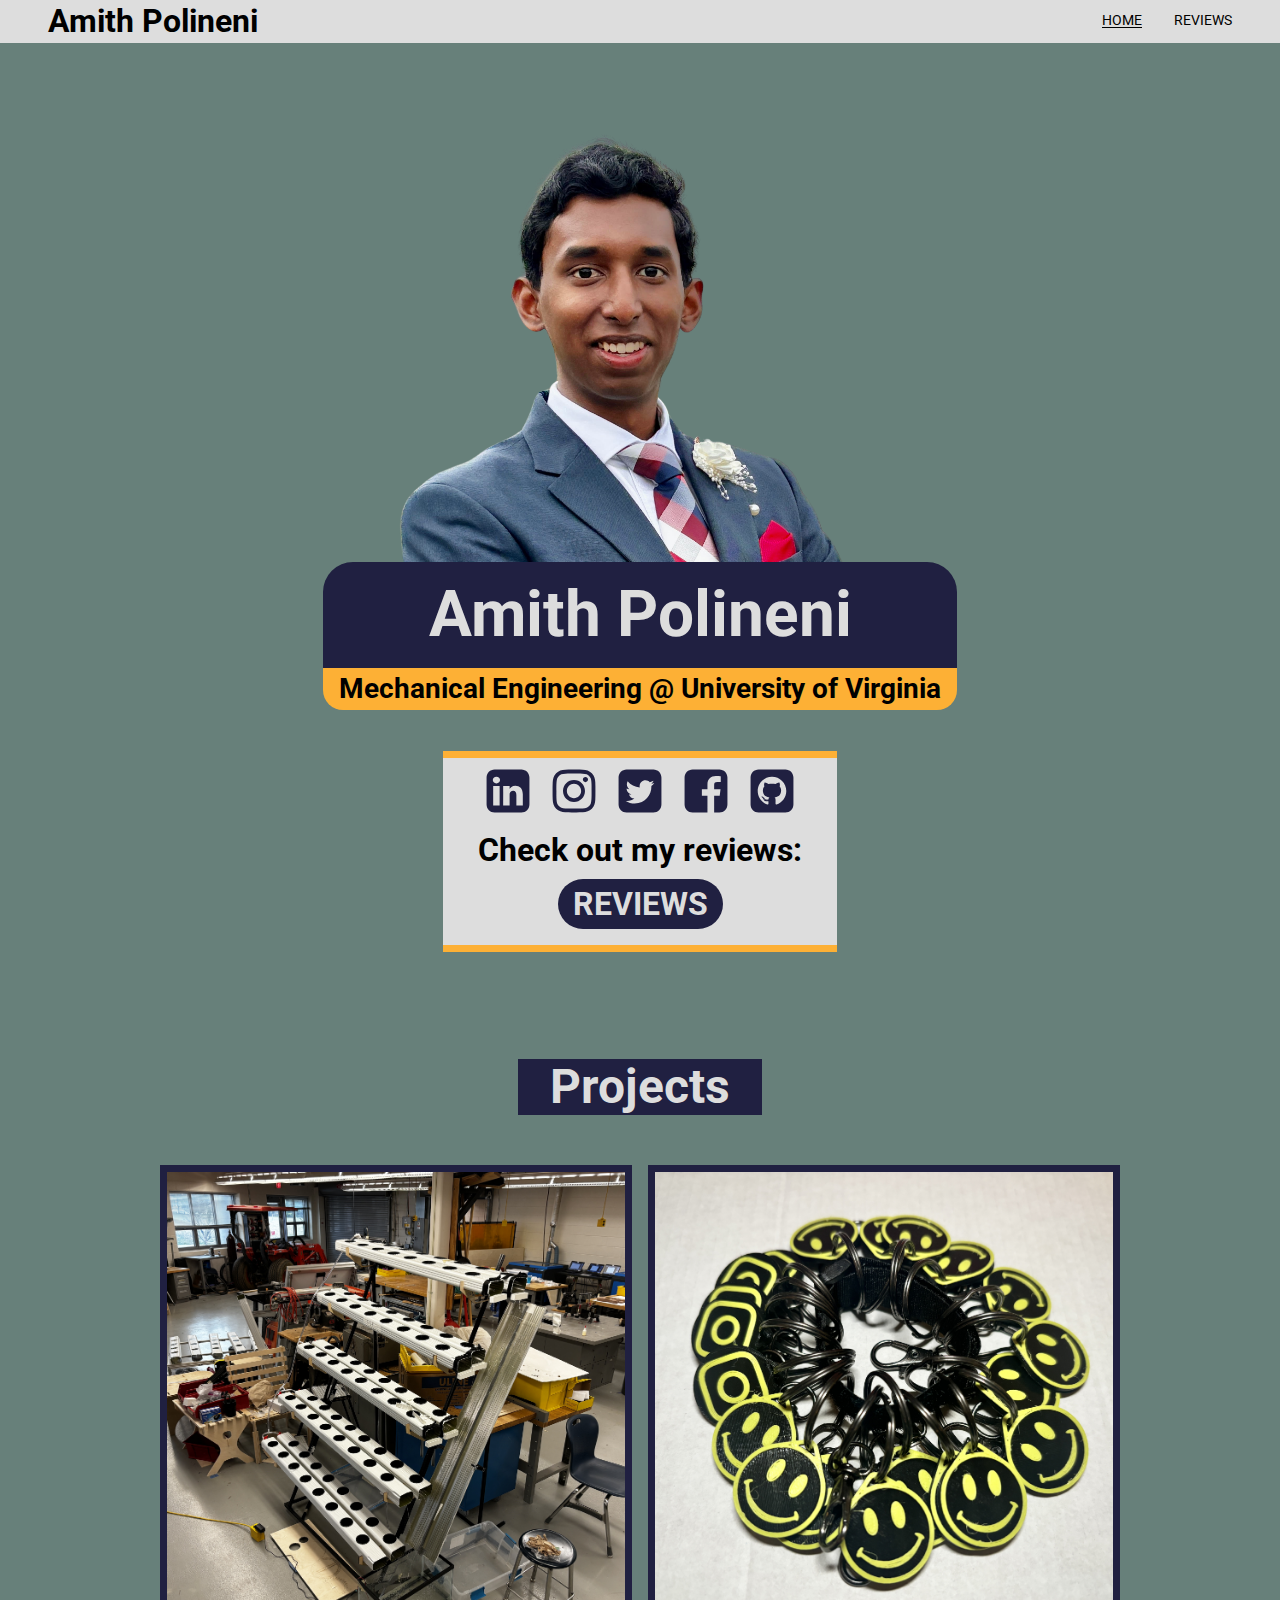
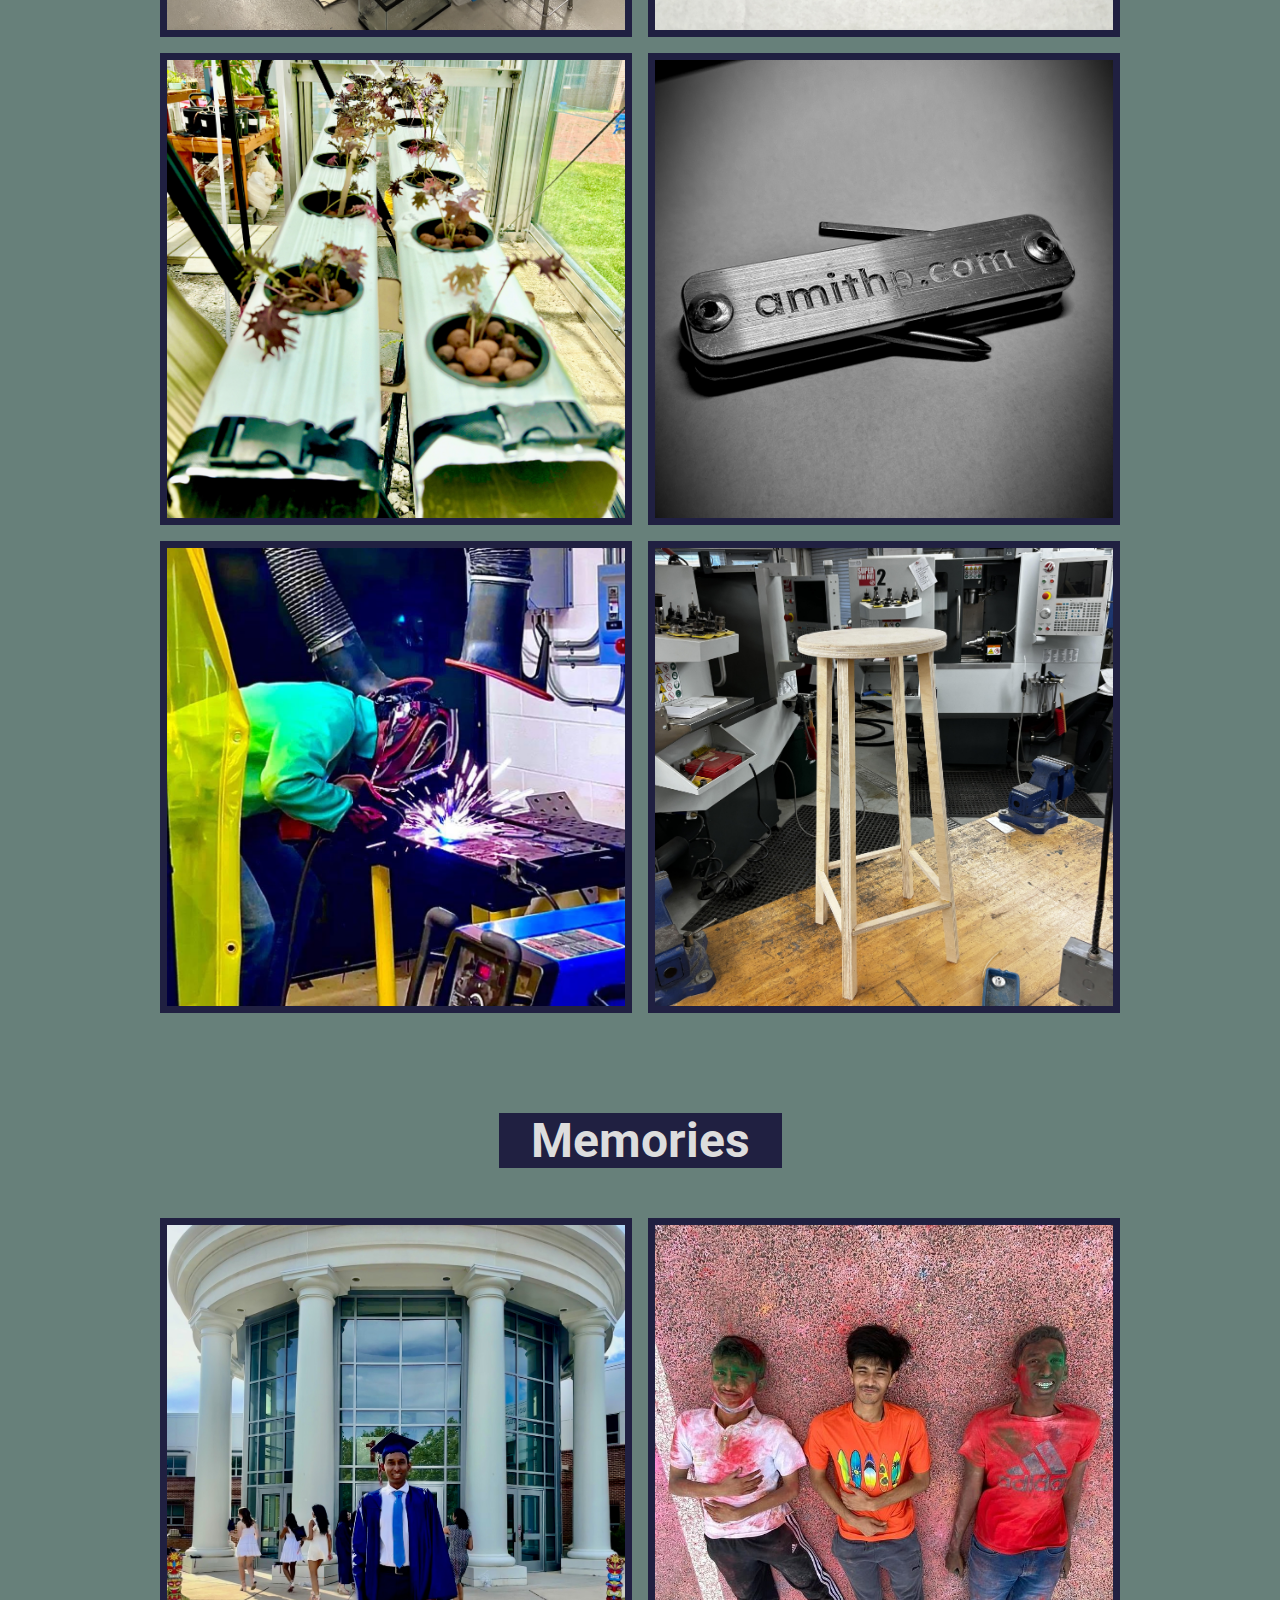
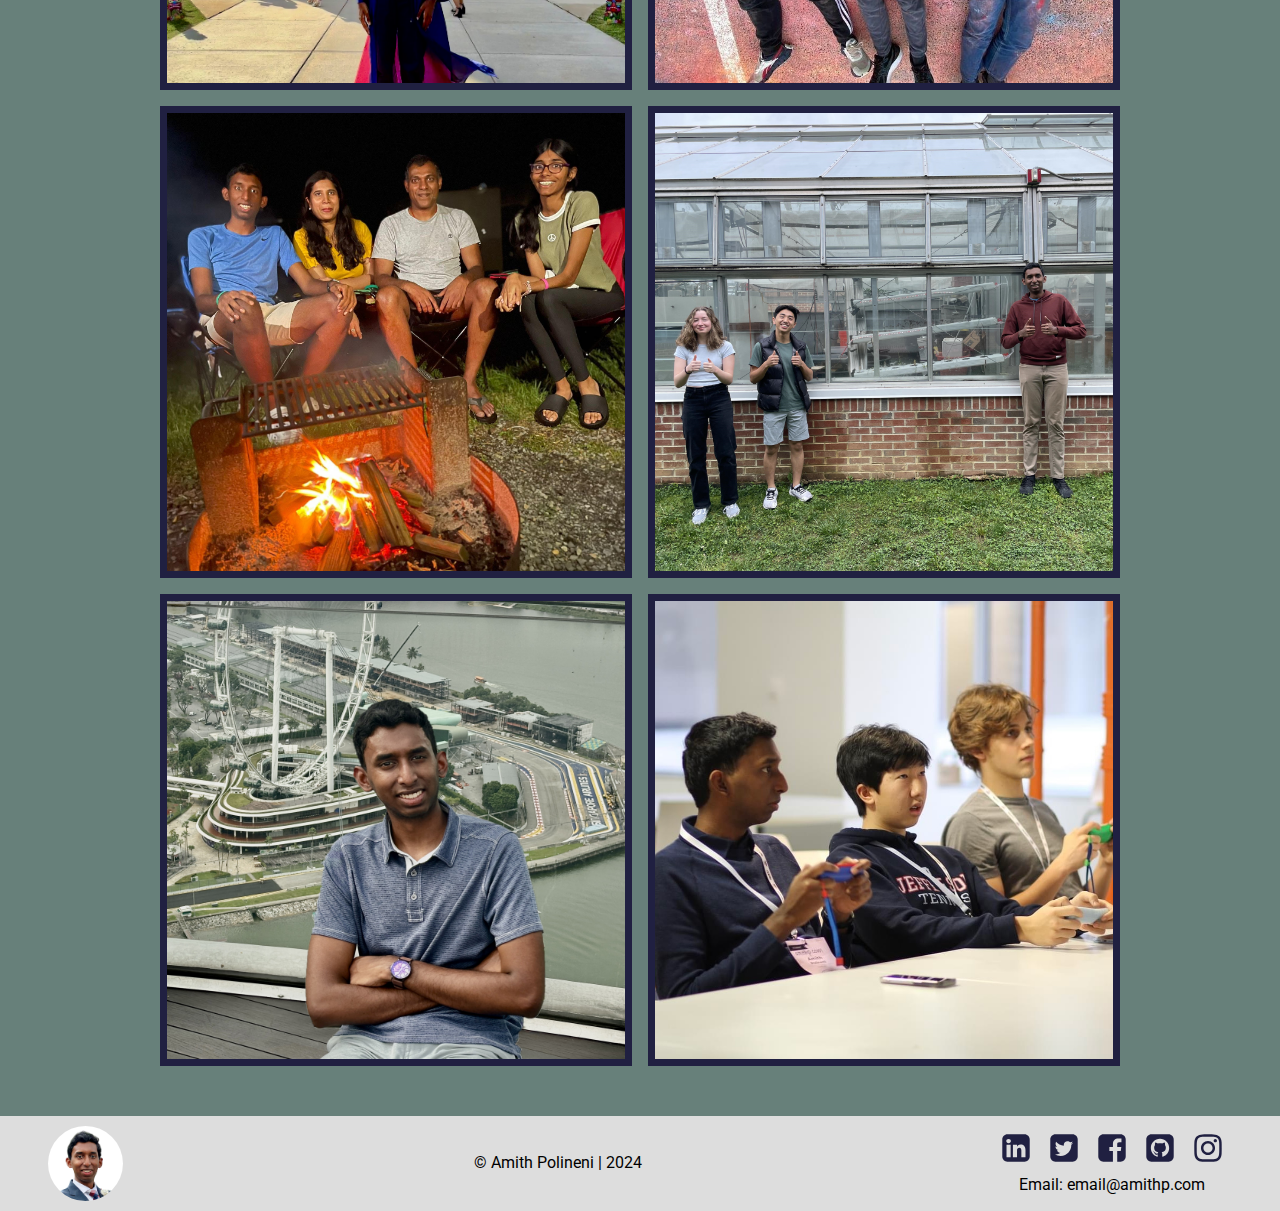
<file: index.html>
<!DOCTYPE html>

<html lang="en">

<head>
  <title>Amith Polineni</title>
  <meta property="og:title" content="AmithP.com" />
  <meta property="twitter:card" content="summary_large_image" />
  <meta charset="utf-8" />
  <meta name="viewport" content="width=device-width, initial-scale=1.0" />
  <meta property="og:title" content="Reviews - AmithP.com" />

  <meta name="viewport" content="width=device-width, initial-scale=1.0" />
  <meta charset="utf-8" />
  <meta property="twitter:card" content="summary_large_image" />
  <style data-tag="reset-style-sheet">
    html {
      line-height: 1.15;
    }

    body {
      margin: 0;
    }

    * {
      box-sizing: border-box;
      border-width: 0;
      border-style: solid;
    }

    p,
    li,
    ul,
    pre,
    div,
    h1,
    h2,
    h3,
    h4,
    h5,
    h6 {
      margin: 0;
      padding: 0;
    }

    button,
    input,
    optgroup,
    select,
    textarea {
      font-family: inherit;
      font-size: 100%;
      line-height: 1.15;
      margin: 0;
    }

    button,
    select {
      text-transform: none;
    }

    button::-moz-focus-inner,
    [type="button"]::-moz-focus-inner,
    [type="reset"]::-moz-focus-inner,
    [type="submit"]::-moz-focus-inner {
      border-style: none;
      padding: 0;
    }

    button:-moz-focus,
    [type="button"]:-moz-focus,
    [type="reset"]:-moz-focus,
    [type="submit"]:-moz-focus {
      outline: 1px dotted ButtonText;
    }

    a {
      color: inherit;
      text-decoration: inherit;
    }

    input {
      padding: 2px 4px;
    }

    img {
      display: block;
    }

    html {
      scroll-behavior: smooth
    }
  </style>
  <style data-tag="default-style-sheet">
    html {
      font-family: Roboto;
      font-size: 16px;
    }

    body {
      font-weight: 400;
      font-style: normal;
      text-decoration: none;
      text-transform: none;
      letter-spacing: normal;
      line-height: 1.15;
      color: var(--black);
      background-color: var(--teal);

    }
  </style>
  <link rel="stylesheet"
    href="https://fonts.googleapis.com/css2?family=Roboto:ital,wght@0,100;0,300;0,400;0,500;0,700;0,900;1,100;1,300;1,400;1,500;1,700;1,900&display=swap"
    data-tag="font" />
  <link rel="stylesheet" href="./style.css" />
  <link rel="icon" href="images/robot_favicon.png">
</head>

<body>
  <div>
    <link href="./home.css" rel="stylesheet" />

    <div class="home-container">
      <div class="nav home-nav">
        <div class="logo">
          <h1 class="home-amithpolineni amithpolineni">Amith Polineni</h1>
        </div>
        <div class="links">
          <a href="/" class="nav-link nav-link-underline">
            <span>HOME</span>
          </a>
          <a href="reviews" class="nav-link">REVIEWS</a>
        </div>
      </div>
      <div class="home-hero">
        <div class="home-hero-desc-container">
          <h1 class="home-hero-name">Amith Polineni</h1>
          <h1 class="home-hero-jobs">Mechanical Engineering @ University of Virginia
          </h1>
        </div>
        <img alt="image" src="images/amith.png" class="home-amith" />
      </div>
      <div class="home-container1">
        <h1 class="home-text01">
          <div class="footerSocials">
            <a href="https://www.linkedin.com/in/amithpolineni/" target="_blank" rel="noreferrer noopener">
              <svg viewBox="0 0 877.7142857142857 1024" class="social-icon2">
                <path
                  d="M135.429 808h132v-396.571h-132v396.571zM276 289.143c-0.571-38.857-28.571-68.571-73.714-68.571s-74.857 29.714-74.857 68.571c0 37.714 28.571 68.571 73.143 68.571h0.571c46.286 0 74.857-30.857 74.857-68.571zM610.286 808h132v-227.429c0-121.714-65.143-178.286-152-178.286-70.857 0-102.286 39.429-119.429 66.857h1.143v-57.714h-132s1.714 37.143 0 396.571v0h132v-221.714c0-11.429 0.571-23.429 4-32 9.714-23.429 31.429-48 68-48 47.429 0 66.286 36 66.286 89.714v212zM877.714 237.714v548.571c0 90.857-73.714 164.571-164.571 164.571h-548.571c-90.857 0-164.571-73.714-164.571-164.571v-548.571c0-90.857 73.714-164.571 164.571-164.571h548.571c90.857 0 164.571 73.714 164.571 164.571z">
                </path>
              </svg>
            </a>
            <a href="https://www.instagram.com/amith_polineni/" target="_blank" rel="noreferrer noopener">
              <svg viewBox="0 0 877.7142857142857 1024" class="home-footer-social4 social-icon2">
                <path
                  d="M585.143 512c0-80.571-65.714-146.286-146.286-146.286s-146.286 65.714-146.286 146.286 65.714 146.286 146.286 146.286 146.286-65.714 146.286-146.286zM664 512c0 124.571-100.571 225.143-225.143 225.143s-225.143-100.571-225.143-225.143 100.571-225.143 225.143-225.143 225.143 100.571 225.143 225.143zM725.714 277.714c0 29.143-23.429 52.571-52.571 52.571s-52.571-23.429-52.571-52.571 23.429-52.571 52.571-52.571 52.571 23.429 52.571 52.571zM438.857 152c-64 0-201.143-5.143-258.857 17.714-20 8-34.857 17.714-50.286 33.143s-25.143 30.286-33.143 50.286c-22.857 57.714-17.714 194.857-17.714 258.857s-5.143 201.143 17.714 258.857c8 20 17.714 34.857 33.143 50.286s30.286 25.143 50.286 33.143c57.714 22.857 194.857 17.714 258.857 17.714s201.143 5.143 258.857-17.714c20-8 34.857-17.714 50.286-33.143s25.143-30.286 33.143-50.286c22.857-57.714 17.714-194.857 17.714-258.857s5.143-201.143-17.714-258.857c-8-20-17.714-34.857-33.143-50.286s-30.286-25.143-50.286-33.143c-57.714-22.857-194.857-17.714-258.857-17.714zM877.714 512c0 60.571 0.571 120.571-2.857 181.143-3.429 70.286-19.429 132.571-70.857 184s-113.714 67.429-184 70.857c-60.571 3.429-120.571 2.857-181.143 2.857s-120.571 0.571-181.143-2.857c-70.286-3.429-132.571-19.429-184-70.857s-67.429-113.714-70.857-184c-3.429-60.571-2.857-120.571-2.857-181.143s-0.571-120.571 2.857-181.143c3.429-70.286 19.429-132.571 70.857-184s113.714-67.429 184-70.857c60.571-3.429 120.571-2.857 181.143-2.857s120.571-0.571 181.143 2.857c70.286 3.429 132.571 19.429 184 70.857s67.429 113.714 70.857 184c3.429 60.571 2.857 120.571 2.857 181.143z">
                </path>
              </svg>
            </a>
            <a href="https://twitter.com/AmithPolineni" target="_blank" rel="noreferrer noopener">
              <svg viewBox="0 0 877.7142857142857 1024" class="social-icon2">
                <path
                  d="M731.429 348.571c-21.714 9.714-44.571 16-69.143 19.429 25.143-14.857 44-38.857 53.143-66.857-23.429 13.714-49.143 24-76.571 29.143-21.714-23.429-53.143-37.714-87.429-37.714-66.286 0-120 53.714-120 120 0 9.143 0.571 18.857 2.857 27.429-100-5.143-188.571-52.571-248-125.714-10.286 17.714-16.571 38.857-16.571 60.571 0 41.714 19.429 78.286 52 100-20-0.571-38.857-6.286-57.143-14.857v1.143c0 58.286 44 106.857 98.857 117.714-10.286 2.857-18.286 4.571-29.143 4.571-7.429 0-14.857-1.143-22.286-2.286 15.429 47.429 59.429 82.286 112 83.429-41.143 32-92.571 51.429-149.143 51.429-9.714 0-19.429-0.571-28.571-1.714 53.143 33.714 116 53.714 184 53.714 220.571 0 341.714-182.857 341.714-341.714 0-5.143 0-10.286-0.571-15.429 23.429-16.571 44-37.714 60-62.286zM877.714 237.714v548.571c0 90.857-73.714 164.571-164.571 164.571h-548.571c-90.857 0-164.571-73.714-164.571-164.571v-548.571c0-90.857 73.714-164.571 164.571-164.571h548.571c90.857 0 164.571 73.714 164.571 164.571z">
                </path>
              </svg>
            </a>
            <a href="https://www.facebook.com/Amith.Polineni25/" target="_blank" rel="noreferrer noopener">
              <svg viewBox="0 0 877.7142857142857 1024" class="social-icon2">
                <path
                  d="M713.143 73.143c90.857 0 164.571 73.714 164.571 164.571v548.571c0 90.857-73.714 164.571-164.571 164.571h-107.429v-340h113.714l17.143-132.571h-130.857v-84.571c0-38.286 10.286-64 65.714-64l69.714-0.571v-118.286c-12-1.714-53.714-5.143-101.714-5.143-101.143 0-170.857 61.714-170.857 174.857v97.714h-114.286v132.571h114.286v340h-304c-90.857 0-164.571-73.714-164.571-164.571v-548.571c0-90.857 73.714-164.571 164.571-164.571h548.571z">
                </path>
              </svg>
            </a>
            <a href="https://github.com/FrenchFry-King25" target="_blank" rel="noreferrer noopener">
              <svg viewBox="0 0 877.7142857142857 1024" class="social-icon2">
                <path
                  d="M296.571 685.714v0c1.143-1.714 0.571-5.143-1.714-7.429-2.857-2.286-6.286-2.857-8-1.143-1.143 1.714-0.571 5.143 1.714 7.429 2.857 2.286 6.286 2.857 8 1.143zM280.571 662.286c-1.714-2.286-4.571-3.429-6.857-2.286-1.714 1.143-1.714 4.571 0 6.857 2.286 2.857 5.143 4 6.857 2.857v0c1.714-1.143 1.714-4.571 0-7.429zM257.143 639.429v0c0.571-1.143-0.571-3.429-2.857-4.571-1.714-0.571-4-0.571-4.571 1.143-1.143 1.714 0 3.429 2.286 4.571 2.286 0.571 4.571 0.571 5.143-1.143zM269.143 652.571v0c1.143-1.143 1.143-4-1.143-5.714-1.714-2.286-4.571-2.857-5.714-1.714-1.714 1.714-1.143 4 0.571 6.286 1.714 1.714 4.571 2.857 6.286 1.143zM318.286 695.429v0c0.571-2.286-1.714-5.143-5.143-6.286s-6.286 0-7.429 2.286c-0.571 2.286 1.714 5.143 5.143 6.286s6.286 0 7.429-2.286zM342.286 697.143v0c0-2.286-2.857-4.571-6.857-4.571-3.429 0-5.714 2.286-5.714 4.571s2.857 4.571 6.286 4.571 6.286-2.286 6.286-4.571zM364.571 693.143v0c-0.571-2.286-4-3.429-7.429-2.857s-5.714 2.857-5.143 5.143 3.429 4 6.857 3.429 5.714-3.429 5.714-5.714zM731.429 512c0-161.714-130.857-292.571-292.571-292.571s-292.571 130.857-292.571 292.571c0 129.143 84 238.857 200 277.714 14.857 2.857 20-6.286 20-14.286 0-6.857 0-29.714-0.571-54.286 0 0-81.143 17.714-98.286-34.857 0 0-13.143-33.714-32.571-42.286 0 0-26.286-18.286 2.286-18.286 0 0 28.571 2.286 44.571 30.286 25.714 45.143 68.571 32 85.143 24.571 2.857-18.857 10.286-32 18.857-39.429-65.143-7.429-133.714-32.571-133.714-144.571 0-32 11.429-57.714 30.286-78.286-2.857-7.429-13.143-37.143 2.857-77.714 24.571-7.429 80.571 30.286 80.571 30.286 23.429-6.857 48-9.714 73.143-9.714s49.714 2.857 73.143 9.714c0 0 56-37.714 80.571-30.286 16 40.571 5.714 70.286 2.857 77.714 18.857 20.571 30.286 46.286 30.286 78.286 0 112.571-68.571 137.143-133.714 144.571 10.286 9.143 20 26.857 20 54.286 0 38.857-0.571 70.286-0.571 80 0 8 5.143 17.143 20 14.286 116-38.857 200-148.571 200-277.714zM877.714 237.714v548.571c0 90.857-73.714 164.571-164.571 164.571h-548.571c-90.857 0-164.571-73.714-164.571-164.571v-548.571c0-90.857 73.714-164.571 164.571-164.571h548.571c90.857 0 164.571 73.714 164.571 164.571z">
                </path>
              </svg>
            </a>
          </div>
          Check out my reviews: <a href="reviews" class="reviewButtonContainer">REVIEWS</a>
        </h1>
      </div>

      <div class="home-memories-container">
        <h1 class="page-tittle">Projects</h1>
        <div class="home-memories">
          <img class="memoryImage" src="images/memories/aquaponics.JPG"/>
          <img class="memoryImage" src="images/memories/nfcKeychain.JPG"/>
          <img class="memoryImage" src="images/memories/quaquaponics.jpg"/>
          <img class="memoryImage" src="images/memories/screwdrivers.jpg"/>
          <img class="memoryImage" src="images/memories/welding.jpg"/>
          <img class="memoryImage" src="images/memories/stool.jpg"/>
        </div>
      </div>

      <div class="home-memories-container">
        <h1 class="page-tittle">Memories</h1>
        <div class="home-memories">
          <img class="memoryImage" src="images/memories/graduation.jpg"/>
          <img class="memoryImage" src="images/memories/holi.jpg"/>
          <img class="memoryImage" src="images/memories/camping.jpg"/>
          <img class="memoryImage" src="images/memories/greenhouse.jpg"/>
          <img class="memoryImage" src="images/memories/singapore.jpg"/>
          <img class="memoryImage" src="images/memories/dwags.jpg"/>
        </div>
      </div>
      <!-- <div class="home-passions-container">
        <h1 class="page-tittle">Passions</h1>
        <div class="home-passions">
          <div class="passion">
            <h1 class="passion-name">Mechatronics</h1>
            <img alt="image" src="images/mechatronics.jpg" class="pasison-img" />
            <span class="pasison-txt">
              <span>
                As I envision my future, I am wholeheartedly committed to pursuing a career as a Mechatronics Engineer.
                The world of robotics captivates me, encompassing my passion for mechanical design, electrical
                components, and programming. With its harmonious integration of these disciplines, mechatronics
                represents the ideal industry for me to thrive and excel in.
              </span>
              <br />
              <span></span>
            </span>
          </div>
          <div class="passion">
            <h1 class="passion-name">Programming</h1>
            <img alt="image" src="images/code.jpg" class="pasison-img" />
            <span class="pasison-txt">
              <span>
                I'm passionate about web development, finding joy in honing my skills and
                creating visually appealing, responsive designs. Programming presents enjoyable challenges akin to
                puzzles, where I excel at finding efficient solutions. Additionally, I'm captivated by the world of
                server (connecting microcontrollers to the internet to controll literally anything).
                </span>
              </span>
          </div>
          <div class="passion">
            <h1 class="passion-name">Ethics</h1>
            <img alt="image" src="images/ethicsPassion.jpg" class="pasison-img" />
            <span class="pasison-txt">
              <span>
                Recently, I have developed a profound passion for ethics, finding fulfillment in exploring moral
                principles, values, and engaging in ethical discussions. This journey has not only ignited my passion
                but also provided valuable insights that contribute to my growth as a better leader.
              </span>
              <br />
              <span></span>
              <br />
              <span></span>
            </span>
          </div>
        </div>
      </div> -->
      <!-- <div class="home-stats">
        <div class="stat">
          <h1 class="stat-num">300+</h1>
          <h1 class="stat-name">Hours Volunteered</h1>
          <span class="stat-desc">

          </span>
        </div>
        <div class="stat">
          <h1 class="stat-num">9</h1>
          <h1 class="stat-name">Languages</h1>
          <span class="stat-desc">
            3 normal languages (English, Spanish, Telugu) and 6 Programing
            languages (Java, Python, HTML, CSS, Javascript, and C++)
          </span>
        </div>
        <div class="stat">
          <h1 class="stat-num">6</h1>
          <h1 class="stat-name">Websites</h1>
          <span class="stat-desc">
            I have created 6 websites (including this one) and actively maintain most of them - more are on the way!
          </span>
        </div>
      </div> -->
      <!-- <div class="home-activities">
        <h1 class="page-tittle">Clubs</h1>
        <div class="home-clubs">
          <div class="club">
            <h1 class="club-name">Team Tiny House</h1>
            <img alt="image" src="images/tinyhouse.jpg" class="club-img" />
            <img alt="image" src="images/foam_house.jpg" class="club-img2" />
            <img alt="image" src="images/tinyhouseicon.png" class="club-icon" />
            <img alt="image" src="images/tools_ion.png" class="club-icon2" />
            <span class="club-desc">
              At Team Tiny House, we research, design, and construct sustainable tiny
              houses. I’m the co-president of the team and bridge the gap between the various engineering sub-teams.
              With all the hours I’ve put into this project, I would consider myself an expert in residential
              construction.

            </span>
            <a href="https://teamtinyhouse.org" target="_blank" rel="noreferrer noopener" class="club-link">
              <span class="club-link-txt">teamtinyhouse.org</span>
              <div class="club-link-arrow"></div>
            </a>
          </div>
          <div class="club">
            <h1 class="club-name">Botball Robotics</h1>
            <img alt="image" src="images/botball.jpg" class="club-img" />
            <img alt="image" src="images/robot.jpg" class="club-img2" />
            <img alt="image" src="images/robot_icon.png" class="club-icon" />
            <img alt="image" src="images/laptop_code_icon.png" class="club-icon2" />
            <span class="club-desc">
              I’m currently the co-president of my Botball Robotics team, where we gather every January to design,
              construct, and compete a robot in the annual international Botball Robotics competition. Robotics is one of my biggest
              passions, and this team is the perfect place to pursue it.

            </span>
            <a href="https://activities.tjhsst.edu/botball" target="_blank" rel="noreferrer noopener" class="club-link">
              <span class="club-link-txt">Website</span>
              <div class="club-link-arrow"></div>
            </a>
          </div>
          <div class="club">
            <h1 class="club-name">Assistive Technology</h1>
            <img alt="image" src="images/atc.jpg" class="club-img" />
            <img alt="image" src="images/assistive_tech.png" class="club-img2" />
            <img alt="image" src="images/assistive_tablet_icon.png" class="club-icon" />
            <img alt="image" src="images/laptop_code_icon.png" class="club-icon2" />
            <span class="club-desc">
              At Assistive Technology Club, we build accessible HTML games for elementary schoolers with disabilities
              such as limited motor skills or muteness. Also, we spread awareness on how to make digital technology more
              accessible for everyone.

            </span>
            <a href="https://tj-atc.github.io/ATC/" target="_blank" rel="noreferrer noopener" class="club-link">
              <span class="club-link-txt">Website</span>
              <div class="club-link-arrow"></div>
            </a>
          </div>
          <div class="club">
            <h1 class="club-name"><span>Ethics Bowl</span></h1>
            <img alt="image" src="images/ethicsTeam.jpg" class="club-img" />
            <img alt="image" src="images/ethicsTrolly.png" class="club-img2" />
            <img alt="image" src="images/ethicsGavel.png" class="club-icon" />
            <img alt="image" src="images/ethicsBalance.png" class="club-icon2" />
            <span class="club-desc">
              I’m a passionate member of the Ethics Bowl team at my school. We discuss complicated moral
              situations and use proven frameworks to definitively answer controversial questions. I love the
              collaborative nature of our discussions: we put personal egos aside to find the right answer
              together.
            </span>
            <a href="https://activities.tjhsst.edu/ethicsbowl/" target="_blank" rel="noreferrer noopener" class="club-link">
              <span class="club-link-txt">Website</span>
              <div class="club-link-arrow"></div>
            </a>
          </div>
        </div>
      </div> -->
      <footer class="footer">
        <img alt="image" src="images/amith_square.png" class="footerImg" />
        <span class="footerCredit">© Amith Polineni | 2024</span>
        <div class="footerContact">
          <div class="footerSocials">
            <a href="https://www.linkedin.com/in/amithpolineni/" target="_blank" rel="noreferrer noopener">
              <svg viewBox="0 0 877.7142857142857 1024" class="social-icon">
                <path
                  d="M135.429 808h132v-396.571h-132v396.571zM276 289.143c-0.571-38.857-28.571-68.571-73.714-68.571s-74.857 29.714-74.857 68.571c0 37.714 28.571 68.571 73.143 68.571h0.571c46.286 0 74.857-30.857 74.857-68.571zM610.286 808h132v-227.429c0-121.714-65.143-178.286-152-178.286-70.857 0-102.286 39.429-119.429 66.857h1.143v-57.714h-132s1.714 37.143 0 396.571v0h132v-221.714c0-11.429 0.571-23.429 4-32 9.714-23.429 31.429-48 68-48 47.429 0 66.286 36 66.286 89.714v212zM877.714 237.714v548.571c0 90.857-73.714 164.571-164.571 164.571h-548.571c-90.857 0-164.571-73.714-164.571-164.571v-548.571c0-90.857 73.714-164.571 164.571-164.571h548.571c90.857 0 164.571 73.714 164.571 164.571z">
                </path>
              </svg>
            </a>
            <a href="https://twitter.com/AmithPolineni" target="_blank" rel="noreferrer noopener">
              <svg viewBox="0 0 877.7142857142857 1024" class="social-icon">
                <path
                  d="M731.429 348.571c-21.714 9.714-44.571 16-69.143 19.429 25.143-14.857 44-38.857 53.143-66.857-23.429 13.714-49.143 24-76.571 29.143-21.714-23.429-53.143-37.714-87.429-37.714-66.286 0-120 53.714-120 120 0 9.143 0.571 18.857 2.857 27.429-100-5.143-188.571-52.571-248-125.714-10.286 17.714-16.571 38.857-16.571 60.571 0 41.714 19.429 78.286 52 100-20-0.571-38.857-6.286-57.143-14.857v1.143c0 58.286 44 106.857 98.857 117.714-10.286 2.857-18.286 4.571-29.143 4.571-7.429 0-14.857-1.143-22.286-2.286 15.429 47.429 59.429 82.286 112 83.429-41.143 32-92.571 51.429-149.143 51.429-9.714 0-19.429-0.571-28.571-1.714 53.143 33.714 116 53.714 184 53.714 220.571 0 341.714-182.857 341.714-341.714 0-5.143 0-10.286-0.571-15.429 23.429-16.571 44-37.714 60-62.286zM877.714 237.714v548.571c0 90.857-73.714 164.571-164.571 164.571h-548.571c-90.857 0-164.571-73.714-164.571-164.571v-548.571c0-90.857 73.714-164.571 164.571-164.571h548.571c90.857 0 164.571 73.714 164.571 164.571z">
                </path>
              </svg>
            </a>
            <a href="https://www.facebook.com/Amith.Polineni25/" target="_blank" rel="noreferrer noopener">
              <svg viewBox="0 0 877.7142857142857 1024" class="social-icon">
                <path
                  d="M713.143 73.143c90.857 0 164.571 73.714 164.571 164.571v548.571c0 90.857-73.714 164.571-164.571 164.571h-107.429v-340h113.714l17.143-132.571h-130.857v-84.571c0-38.286 10.286-64 65.714-64l69.714-0.571v-118.286c-12-1.714-53.714-5.143-101.714-5.143-101.143 0-170.857 61.714-170.857 174.857v97.714h-114.286v132.571h114.286v340h-304c-90.857 0-164.571-73.714-164.571-164.571v-548.571c0-90.857 73.714-164.571 164.571-164.571h548.571z">
                </path>
              </svg>
            </a>
            <a href="https://github.com/FrenchFry-King25" target="_blank" rel="noreferrer noopener">
              <svg viewBox="0 0 877.7142857142857 1024" class="social-icon">
                <path
                  d="M296.571 685.714v0c1.143-1.714 0.571-5.143-1.714-7.429-2.857-2.286-6.286-2.857-8-1.143-1.143 1.714-0.571 5.143 1.714 7.429 2.857 2.286 6.286 2.857 8 1.143zM280.571 662.286c-1.714-2.286-4.571-3.429-6.857-2.286-1.714 1.143-1.714 4.571 0 6.857 2.286 2.857 5.143 4 6.857 2.857v0c1.714-1.143 1.714-4.571 0-7.429zM257.143 639.429v0c0.571-1.143-0.571-3.429-2.857-4.571-1.714-0.571-4-0.571-4.571 1.143-1.143 1.714 0 3.429 2.286 4.571 2.286 0.571 4.571 0.571 5.143-1.143zM269.143 652.571v0c1.143-1.143 1.143-4-1.143-5.714-1.714-2.286-4.571-2.857-5.714-1.714-1.714 1.714-1.143 4 0.571 6.286 1.714 1.714 4.571 2.857 6.286 1.143zM318.286 695.429v0c0.571-2.286-1.714-5.143-5.143-6.286s-6.286 0-7.429 2.286c-0.571 2.286 1.714 5.143 5.143 6.286s6.286 0 7.429-2.286zM342.286 697.143v0c0-2.286-2.857-4.571-6.857-4.571-3.429 0-5.714 2.286-5.714 4.571s2.857 4.571 6.286 4.571 6.286-2.286 6.286-4.571zM364.571 693.143v0c-0.571-2.286-4-3.429-7.429-2.857s-5.714 2.857-5.143 5.143 3.429 4 6.857 3.429 5.714-3.429 5.714-5.714zM731.429 512c0-161.714-130.857-292.571-292.571-292.571s-292.571 130.857-292.571 292.571c0 129.143 84 238.857 200 277.714 14.857 2.857 20-6.286 20-14.286 0-6.857 0-29.714-0.571-54.286 0 0-81.143 17.714-98.286-34.857 0 0-13.143-33.714-32.571-42.286 0 0-26.286-18.286 2.286-18.286 0 0 28.571 2.286 44.571 30.286 25.714 45.143 68.571 32 85.143 24.571 2.857-18.857 10.286-32 18.857-39.429-65.143-7.429-133.714-32.571-133.714-144.571 0-32 11.429-57.714 30.286-78.286-2.857-7.429-13.143-37.143 2.857-77.714 24.571-7.429 80.571 30.286 80.571 30.286 23.429-6.857 48-9.714 73.143-9.714s49.714 2.857 73.143 9.714c0 0 56-37.714 80.571-30.286 16 40.571 5.714 70.286 2.857 77.714 18.857 20.571 30.286 46.286 30.286 78.286 0 112.571-68.571 137.143-133.714 144.571 10.286 9.143 20 26.857 20 54.286 0 38.857-0.571 70.286-0.571 80 0 8 5.143 17.143 20 14.286 116-38.857 200-148.571 200-277.714zM877.714 237.714v548.571c0 90.857-73.714 164.571-164.571 164.571h-548.571c-90.857 0-164.571-73.714-164.571-164.571v-548.571c0-90.857 73.714-164.571 164.571-164.571h548.571c90.857 0 164.571 73.714 164.571 164.571z">
                </path>
              </svg>
            </a>
            <a href="https://www.instagram.com/amith_polineni/" target="_blank" rel="noreferrer noopener">
              <svg viewBox="0 0 877.7142857142857 1024" class="home-footer-social4 social-icon">
                <path
                  d="M585.143 512c0-80.571-65.714-146.286-146.286-146.286s-146.286 65.714-146.286 146.286 65.714 146.286 146.286 146.286 146.286-65.714 146.286-146.286zM664 512c0 124.571-100.571 225.143-225.143 225.143s-225.143-100.571-225.143-225.143 100.571-225.143 225.143-225.143 225.143 100.571 225.143 225.143zM725.714 277.714c0 29.143-23.429 52.571-52.571 52.571s-52.571-23.429-52.571-52.571 23.429-52.571 52.571-52.571 52.571 23.429 52.571 52.571zM438.857 152c-64 0-201.143-5.143-258.857 17.714-20 8-34.857 17.714-50.286 33.143s-25.143 30.286-33.143 50.286c-22.857 57.714-17.714 194.857-17.714 258.857s-5.143 201.143 17.714 258.857c8 20 17.714 34.857 33.143 50.286s30.286 25.143 50.286 33.143c57.714 22.857 194.857 17.714 258.857 17.714s201.143 5.143 258.857-17.714c20-8 34.857-17.714 50.286-33.143s25.143-30.286 33.143-50.286c22.857-57.714 17.714-194.857 17.714-258.857s5.143-201.143-17.714-258.857c-8-20-17.714-34.857-33.143-50.286s-30.286-25.143-50.286-33.143c-57.714-22.857-194.857-17.714-258.857-17.714zM877.714 512c0 60.571 0.571 120.571-2.857 181.143-3.429 70.286-19.429 132.571-70.857 184s-113.714 67.429-184 70.857c-60.571 3.429-120.571 2.857-181.143 2.857s-120.571 0.571-181.143-2.857c-70.286-3.429-132.571-19.429-184-70.857s-67.429-113.714-70.857-184c-3.429-60.571-2.857-120.571-2.857-181.143s-0.571-120.571 2.857-181.143c3.429-70.286 19.429-132.571 70.857-184s113.714-67.429 184-70.857c60.571-3.429 120.571-2.857 181.143-2.857s120.571-0.571 181.143 2.857c70.286 3.429 132.571 19.429 184 70.857s67.429 113.714 70.857 184c3.429 60.571 2.857 120.571 2.857 181.143z">
                </path>
              </svg>
            </a>
          </div>
          <a href="mailto:amithpolineni@gmail.com?subject=" class="footerEmail">
            Email: email@amithp.com
          </a>
        </div>
      </footer>
    </div>
  </div>
</body>

</html>
</file>
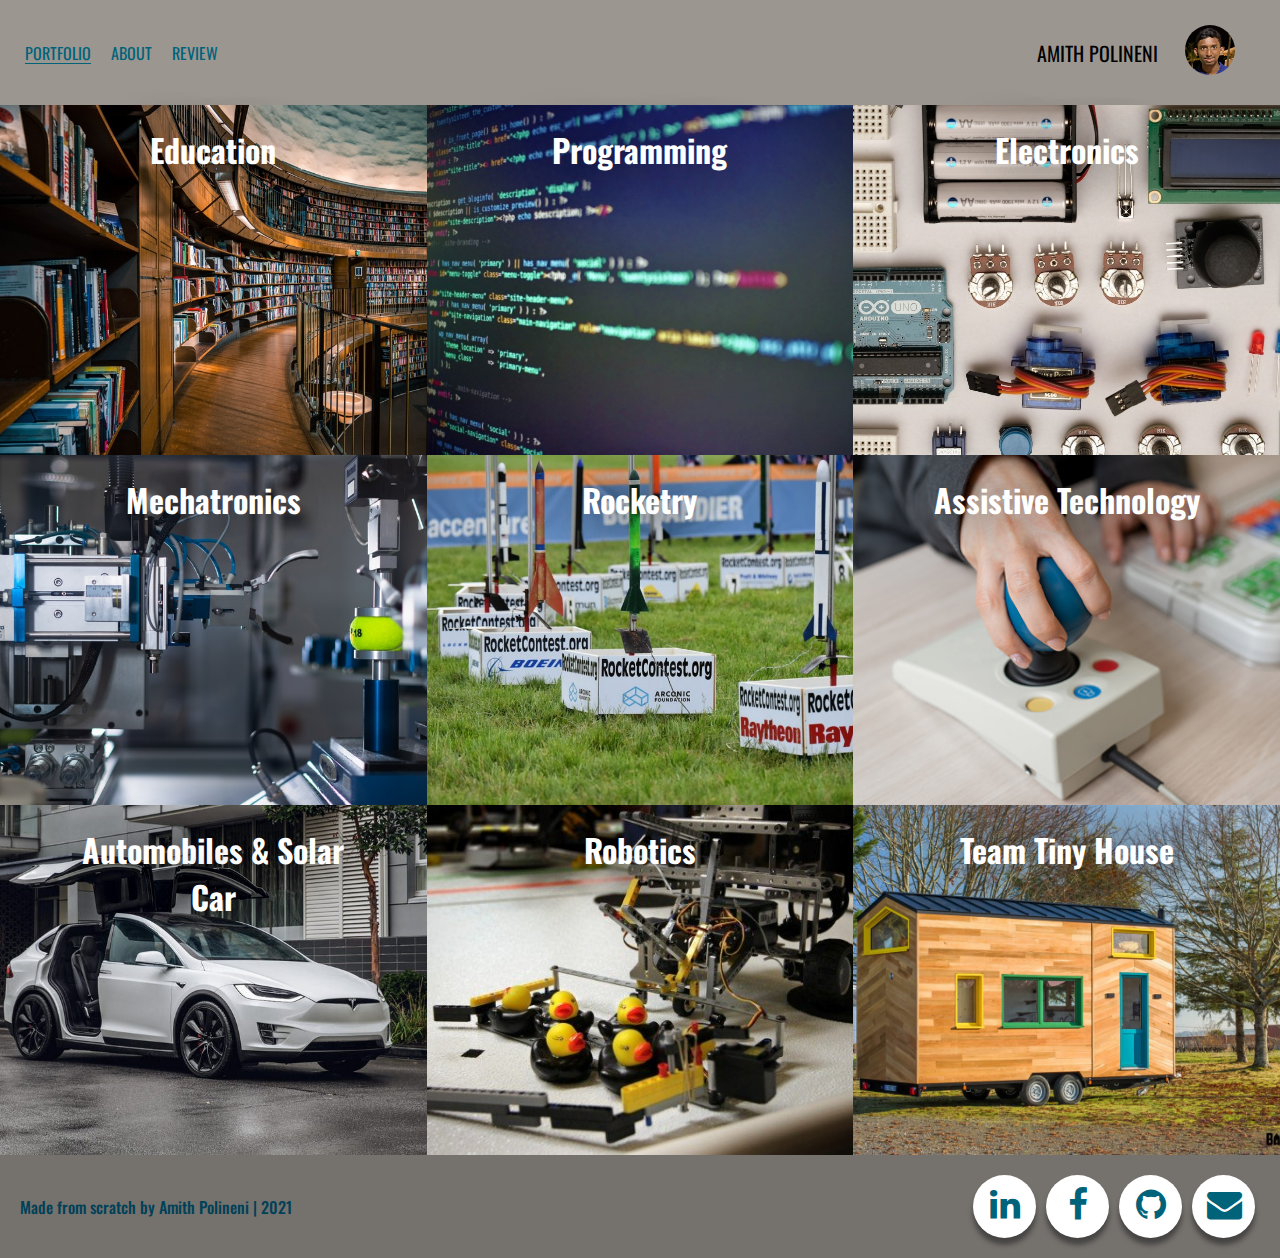
<file: Old Webstie/index.html>
<!DOCTYPE html>
<html>
  <head lang="en" dir="ltr">
    <meta charset="utf-8">
    <meta name="viewport" content="width=device-width, initial-scale=1, minimum-scale=1" />
    <title>Portfolio | Amith Polineni</title>
    <link href="https://fonts.googleapis.com/css2?family=Oswald:wght@300;400&display=swap" rel="stylesheet">
    <link rel="stylesheet" href="https://cdnjs.cloudflare.com/ajax/libs/font-awesome/4.7.0/css/font-awesome.min.css">
    <link rel="stylesheet" href="styles.css">
    <link rel="icon" href="images/robot_favicon.png">
  </head>
  <body>
    <div class="container">
      <div class="nav-bar">

        <div class="nav-bar-left">

          <div class="nav-bar-link active-nav-link">
            <a href="/">Portfolio</a>
          </div>

          <div class="nav-bar-link">
            <a href="about">About</a>
          </div>

          <div class="nav-bar-link">
            <a href="review">Review</a>
          </div>

        </div>

        <div class="nav-bar-right">
          <div class="nav-bar-name">
             AMITH POLINENI
          </div>
          <div class="profile-pic">
            <a href="/"><img src="images/headshot.jpg"></a>
          </div>
        </div>

      </div>

      <div class="portfolio-container">
        <div class="portfolio-items">

          <div class="portfolio-item">
            <div class="item-background-image" style="background-image:url(images/education.jpg)"></div>
            <div class="item-text">

              <div class="item-heading">
                <h1>Education</h1>
              </div>

              <div class="item-subtitle">
                I am a sophomore at Thomas Jefferson High School for Science and Technology. I crave learning and thrive in a classroom or self-study environment.
              </div>

            </div>
          </div>

          <div class="portfolio-item">
            <div class="item-background-image" style="background-image:url(images/programing.jpg)"></div>
            <div class="item-text">

              <div class="item-heading">
                <h1>Programming</h1>
              </div>

              <div class="item-subtitle">
                I enjoy programming. I have replicated many games in python and java, and this website is my first dive into HTML. I can code with:
                <ul>
                   <li>Python</li>
                   <li>Java</li>
                   <li>HTML</li>
                   <li>CSS</li>
                   <li>Javascript</li>
                   <li>C++ (Arduino)</li>
                </ul>
              </div>

            </div>
          </div>

          <div class="portfolio-item">
            <div class="item-background-image" style="background-image:url(images/electronics.jpg)"></div>
            <div class="item-text">

              <div class="item-heading">
                <h1>Electronics</h1>
              </div>

              <div class="item-subtitle">
                I like working with microcontrollers, particularly the Arduino Uno. Recently, I built a robot car and customized it to be a personal servant.
              </div>

            </div>
          </div>

          <div class="portfolio-item">
            <div class="item-background-image" style="background-image:url(images/mechatronics.jpg)"></div>
            <div class="item-text">

              <div class="item-heading">
                <h1>Mechatronics</h1>
              </div>

              <div class="item-subtitle">
                I plan to go to college for mechatronics, a field of engineering incorporating mechanical, electrical, and programming disciplines. I like developing all parts of a machine, so mechatronics is perfect for me.
              </div>

            </div>
          </div>

          <div class="portfolio-item">
            <div class="item-background-image" style="background-image:url(images/rocket.jpg)"></div>
            <div class="item-text">

              <div class="item-heading">
                <h1>Rocketry</h1>
              </div>

              <div class="item-subtitle">
                I am on a <a href="https://rocketcontest.org/" target="_blank" rel="noopener noreferrer">TARC</a> team that is building a model rocket. I'm still in the learning phase, but I really enjoy this club. I also keep up with space related news.
              </div>

            </div>
          </div>

          <div class="portfolio-item">
            <div class="item-background-image" style="background-image:url(images/assistive_tech.jpg)"></div>
            <div class="item-text">

              <div class="item-heading">
                <h1>Assistive Technology</h1>
              </div>

              <div class="item-subtitle">
                With teammates in my school's assistive technology club, I make games and applications for local elementary schoolers with disabilities. I also walk them through the games, step by step, weekly via Zoom.
                <br>
                Also see these articles on my work in the club: 
                <a href="https://www.fox5dc.com/video/1025707" target="_blank" rel="noopener noreferrer">Fox5</a> 
                <a href="https://wtop.com/fairfax-county/2022/01/fairfax-co-school-club-connects-high-schoolers-with-nonverbal-elementary-students/" target="_blank" rel="noopener noreferrer">WTOP</a>
              </div>

            </div>
          </div>

          <div class="portfolio-item">
            <div class="item-background-image" style="background-image:url(images/automobiles.jpg)"></div>
            <div class="item-text">

              <div class="item-heading">
                <h1>Automobiles & Solar Car</h1>
              </div>

              <div class="item-subtitle">
                I am a car enthusiast, especially regarding teslas. I'm also helping build a life sized solar car with my teammates in my high school for the
                <a href="https://www.solarcarchallenge.org" target="_blank" rel="noopener noreferrer">Solar Car Challenge</a>.
              </div>

            </div>
          </div>

          <div class="portfolio-item">
            <div class="item-background-image" style="background-image:url(images/robotics.jpg)"></div>
            <div class="item-text">

              <div class="item-heading">
                <h1>Robotics</h1>
              </div>

              <div class="item-subtitle">
                I love Robotics! I was a key player in my middle school's VEX robotics team. This year I am an underclassman member of my high school's Botball robotics team.
              </div>

            </div>
          </div>

          <div class="portfolio-item">
            <div class="item-background-image" style="background-image:url(images/tinyhouse.jpg)"></div>
            <div class="item-text">

              <div class="item-heading">
                <h1>Team Tiny House</h1>
              </div>

              <div class="item-subtitle">
                I'm an integral member of my school's Team Tiny House club: I'm the leader of the Interior Construction subteam and I made and maintain the website. Please learn more about this project at <a href="https://teamtinyhouse.org" target="_blank" rel="noopener noreferrer">teamtinyhouse.org</a>.
              </div>

            </div>
          </div>

        </div>
      </div>
    </div>

    <footer>
       <div class="credit">
          Made from scratch by Amith Polineni | 2021
       </div>
       <div class="socials">
             <div class = "social">
               <a href="https://www.linkedin.com/in/amithpolineni/" target="_blank" rel="noopener noreferrer">
                  <div class="icon">
                     <i class="fa fa-linkedin"></i>
                  </div>
                 <span>
                    @Amith Polineni
                 </span>
               </a>
            </div>
             <div class = "social">
               <a href="https://www.facebook.com/Amith.Polineni25/" target="_blank" rel="noopener noreferrer">
                 <div class="icon">
                  <i class="fa fa-facebook"></i>
               </div>
               <span>
                  @Amith Polineni
               </span>
              </a>
           </div>
             <div class = "social">
               <a href="https://github.com/FrenchFry-King25" target="_blank" rel="noopener noreferrer">
                 <div class="icon">
                    <i class="fa fa-github"></i>
                 </div>
                 <span>
                     @FrenchFry-King25
                 </span>
               </a>
            </div>
            <div class = "social">
               <a href="mailto: vishnupolineni@outlook.com" target="_blank" rel="noopener noreferrer">
                  <div class="icon">
                    <i class="fa fa-envelope"></i>
                  </div>
                  <span>
                     vishnupolineni@outlook.com
                  </span>
              </a>
           </div>
       </div>
   </footer>

   <script type="text/javascript">
     const portfolioItems = document.querySelectorAll('.portfolio-item')

      portfolioItems.forEach(item => {

       item.addEventListener('mouseover', () => {
         /*console.log(item);*/
         item.childNodes[1].classList.remove('img-brighten')
         item.childNodes[1].classList.add('img-darken')
       })

       item.addEventListener('mouseout', () => {
         item.childNodes[1].classList.remove('img-darken')
         item.childNodes[1].classList.add('img-brighten')
       })

     })
   </script>

  </body>

</html>
</file>
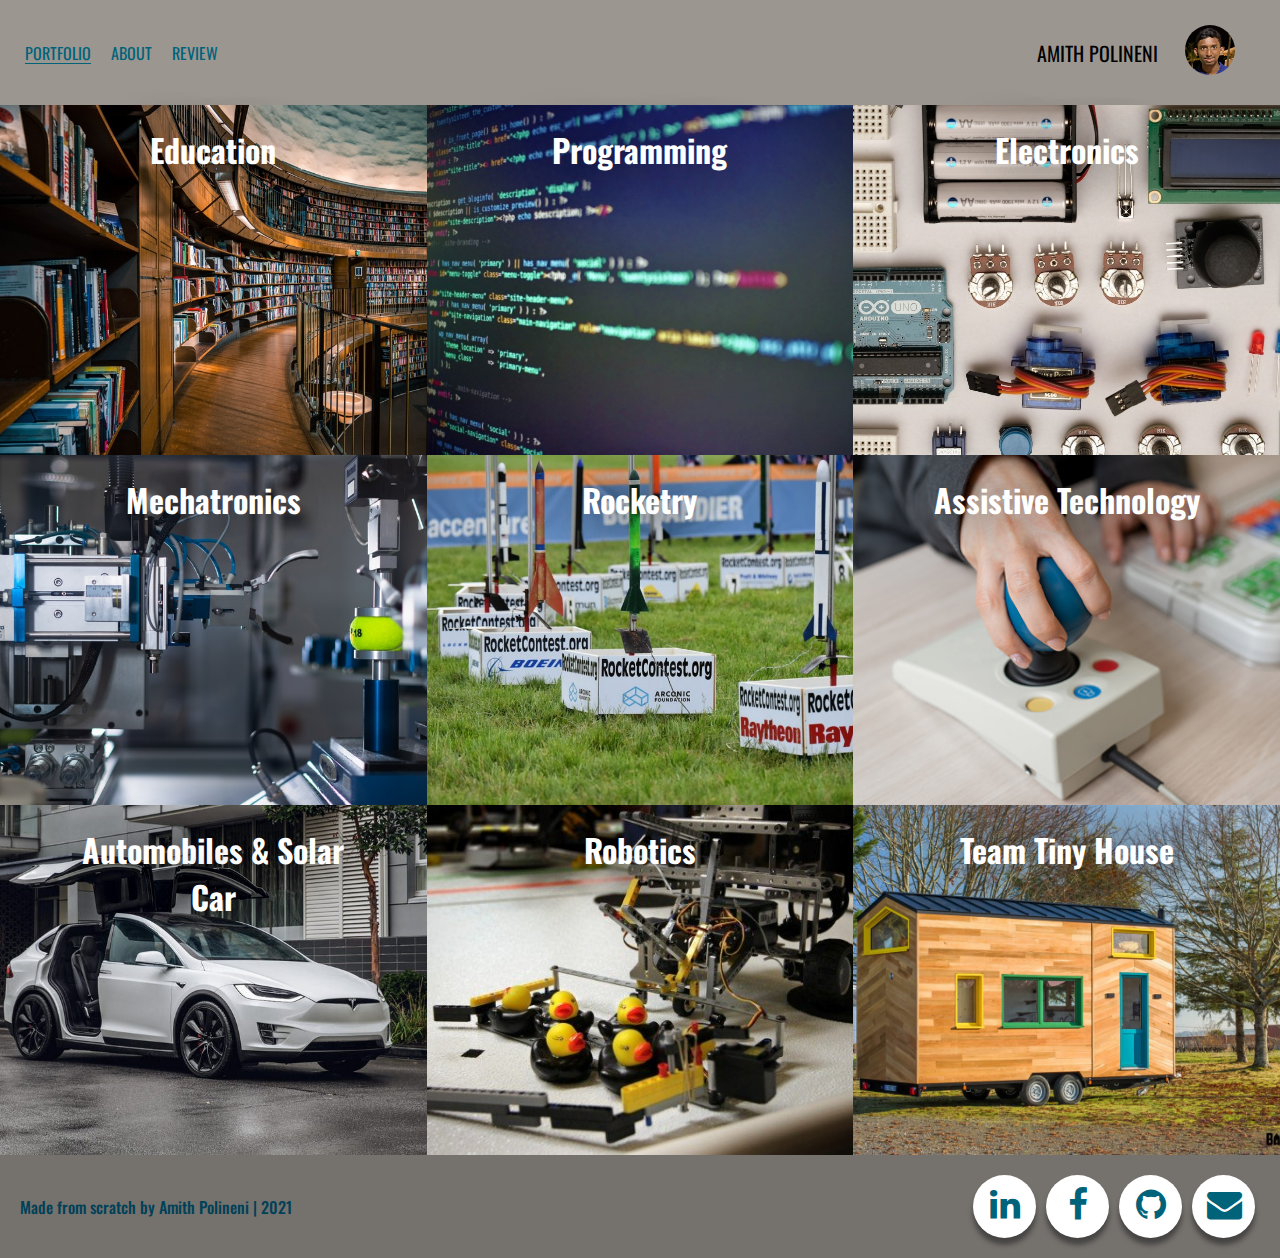
<file: v1/index.html>
<!DOCTYPE html>
<html>
  <head lang="en" dir="ltr">
    <meta charset="utf-8">
    <meta name="viewport" content="width=device-width, initial-scale=1, minimum-scale=1" />
    <title>Portfolio | Amith Polineni</title>
    <link href="https://fonts.googleapis.com/css2?family=Oswald:wght@300;400&display=swap" rel="stylesheet">
    <link rel="stylesheet" href="https://cdnjs.cloudflare.com/ajax/libs/font-awesome/4.7.0/css/font-awesome.min.css">
    <link rel="stylesheet" href="styles.css">
    <link rel="icon" href="images/robot_favicon.png">
  </head>
  <body>
    <div class="container">
      <div class="nav-bar">

        <div class="nav-bar-left">

          <div class="nav-bar-link active-nav-link">
            <a href="/">Portfolio</a>
          </div>

          <div class="nav-bar-link">
            <a href="about">About</a>
          </div>

          <div class="nav-bar-link">
            <a href="review">Review</a>
          </div>

        </div>

        <div class="nav-bar-right">
          <div class="nav-bar-name">
             AMITH POLINENI
          </div>
          <div class="profile-pic">
            <a href="/"><img src="images/headshot.jpg"></a>
          </div>
        </div>

      </div>

      <div class="portfolio-container">
        <div class="portfolio-items">

          <div class="portfolio-item">
            <div class="item-background-image" style="background-image:url(images/education.jpg)"></div>
            <div class="item-text">

              <div class="item-heading">
                <h1>Education</h1>
              </div>

              <div class="item-subtitle">
                I am a sophomore at Thomas Jefferson High School for Science and Technology. I crave learning and thrive in a classroom or self-study environment.
              </div>

            </div>
          </div>

          <div class="portfolio-item">
            <div class="item-background-image" style="background-image:url(images/programing.jpg)"></div>
            <div class="item-text">

              <div class="item-heading">
                <h1>Programming</h1>
              </div>

              <div class="item-subtitle">
                I enjoy programming. I have replicated many games in python and java, and this website is my first dive into HTML. I can code with:
                <ul>
                   <li>Python</li>
                   <li>Java</li>
                   <li>HTML</li>
                   <li>CSS</li>
                   <li>Javascript</li>
                   <li>C++ (Arduino)</li>
                </ul>
              </div>

            </div>
          </div>

          <div class="portfolio-item">
            <div class="item-background-image" style="background-image:url(images/electronics.jpg)"></div>
            <div class="item-text">

              <div class="item-heading">
                <h1>Electronics</h1>
              </div>

              <div class="item-subtitle">
                I like working with microcontrollers, particularly the Arduino Uno. Recently, I built a robot car and customized it to be a personal servant.
              </div>

            </div>
          </div>

          <div class="portfolio-item">
            <div class="item-background-image" style="background-image:url(images/mechatronics.jpg)"></div>
            <div class="item-text">

              <div class="item-heading">
                <h1>Mechatronics</h1>
              </div>

              <div class="item-subtitle">
                I plan to go to college for mechatronics, a field of engineering incorporating mechanical, electrical, and programming disciplines. I like developing all parts of a machine, so mechatronics is perfect for me.
              </div>

            </div>
          </div>

          <div class="portfolio-item">
            <div class="item-background-image" style="background-image:url(images/rocket.jpg)"></div>
            <div class="item-text">

              <div class="item-heading">
                <h1>Rocketry</h1>
              </div>

              <div class="item-subtitle">
                I am on a <a href="https://rocketcontest.org/" target="_blank" rel="noopener noreferrer">TARC</a> team that is building a model rocket. I'm still in the learning phase, but I really enjoy this club. I also keep up with space related news.
              </div>

            </div>
          </div>

          <div class="portfolio-item">
            <div class="item-background-image" style="background-image:url(images/assistive_tech.jpg)"></div>
            <div class="item-text">

              <div class="item-heading">
                <h1>Assistive Technology</h1>
              </div>

              <div class="item-subtitle">
                With teammates in my school's assistive technology club, I make games and applications for local elementary schoolers with disabilities. I also walk them through the games, step by step, weekly via Zoom.
                <br>
                Also see these articles on my work in the club: 
                <a href="https://www.fox5dc.com/video/1025707" target="_blank" rel="noopener noreferrer">Fox5</a> 
                <a href="https://wtop.com/fairfax-county/2022/01/fairfax-co-school-club-connects-high-schoolers-with-nonverbal-elementary-students/" target="_blank" rel="noopener noreferrer">WTOP</a>
              </div>

            </div>
          </div>

          <div class="portfolio-item">
            <div class="item-background-image" style="background-image:url(images/automobiles.jpg)"></div>
            <div class="item-text">

              <div class="item-heading">
                <h1>Automobiles & Solar Car</h1>
              </div>

              <div class="item-subtitle">
                I am a car enthusiast, especially regarding teslas. I'm also helping build a life sized solar car with my teammates in my high school for the
                <a href="https://www.solarcarchallenge.org" target="_blank" rel="noopener noreferrer">Solar Car Challenge</a>.
              </div>

            </div>
          </div>

          <div class="portfolio-item">
            <div class="item-background-image" style="background-image:url(images/robotics.jpg)"></div>
            <div class="item-text">

              <div class="item-heading">
                <h1>Robotics</h1>
              </div>

              <div class="item-subtitle">
                I love Robotics! I was a key player in my middle school's VEX robotics team. This year I am an underclassman member of my high school's Botball robotics team.
              </div>

            </div>
          </div>

          <div class="portfolio-item">
            <div class="item-background-image" style="background-image:url(images/tinyhouse.jpg)"></div>
            <div class="item-text">

              <div class="item-heading">
                <h1>Team Tiny House</h1>
              </div>

              <div class="item-subtitle">
                I'm an integral member of my school's Team Tiny House club: I'm the leader of the Interior Construction subteam and I made and maintain the website. Please learn more about this project at <a href="https://teamtinyhouse.org" target="_blank" rel="noopener noreferrer">teamtinyhouse.org</a>.
              </div>

            </div>
          </div>

        </div>
      </div>
    </div>

    <footer>
       <div class="credit">
          Made from scratch by Amith Polineni | 2021
       </div>
       <div class="socials">
             <div class = "social">
               <a href="https://www.linkedin.com/in/amithpolineni/" target="_blank" rel="noopener noreferrer">
                  <div class="icon">
                     <i class="fa fa-linkedin"></i>
                  </div>
                 <span>
                    @Amith Polineni
                 </span>
               </a>
            </div>
             <div class = "social">
               <a href="https://www.facebook.com/Amith.Polineni25/" target="_blank" rel="noopener noreferrer">
                 <div class="icon">
                  <i class="fa fa-facebook"></i>
               </div>
               <span>
                  @Amith Polineni
               </span>
              </a>
           </div>
             <div class = "social">
               <a href="https://github.com/FrenchFry-King25" target="_blank" rel="noopener noreferrer">
                 <div class="icon">
                    <i class="fa fa-github"></i>
                 </div>
                 <span>
                     @FrenchFry-King25
                 </span>
               </a>
            </div>
            <div class = "social">
               <a href="mailto: vishnupolineni@outlook.com" target="_blank" rel="noopener noreferrer">
                  <div class="icon">
                    <i class="fa fa-envelope"></i>
                  </div>
                  <span>
                     vishnupolineni@outlook.com
                  </span>
              </a>
           </div>
       </div>
   </footer>

   <script type="text/javascript">
     const portfolioItems = document.querySelectorAll('.portfolio-item')

      portfolioItems.forEach(item => {

       item.addEventListener('mouseover', () => {
         /*console.log(item);*/
         item.childNodes[1].classList.remove('img-brighten')
         item.childNodes[1].classList.add('img-darken')
       })

       item.addEventListener('mouseout', () => {
         item.childNodes[1].classList.remove('img-darken')
         item.childNodes[1].classList.add('img-brighten')
       })

     })
   </script>

  </body>

</html>
</file>
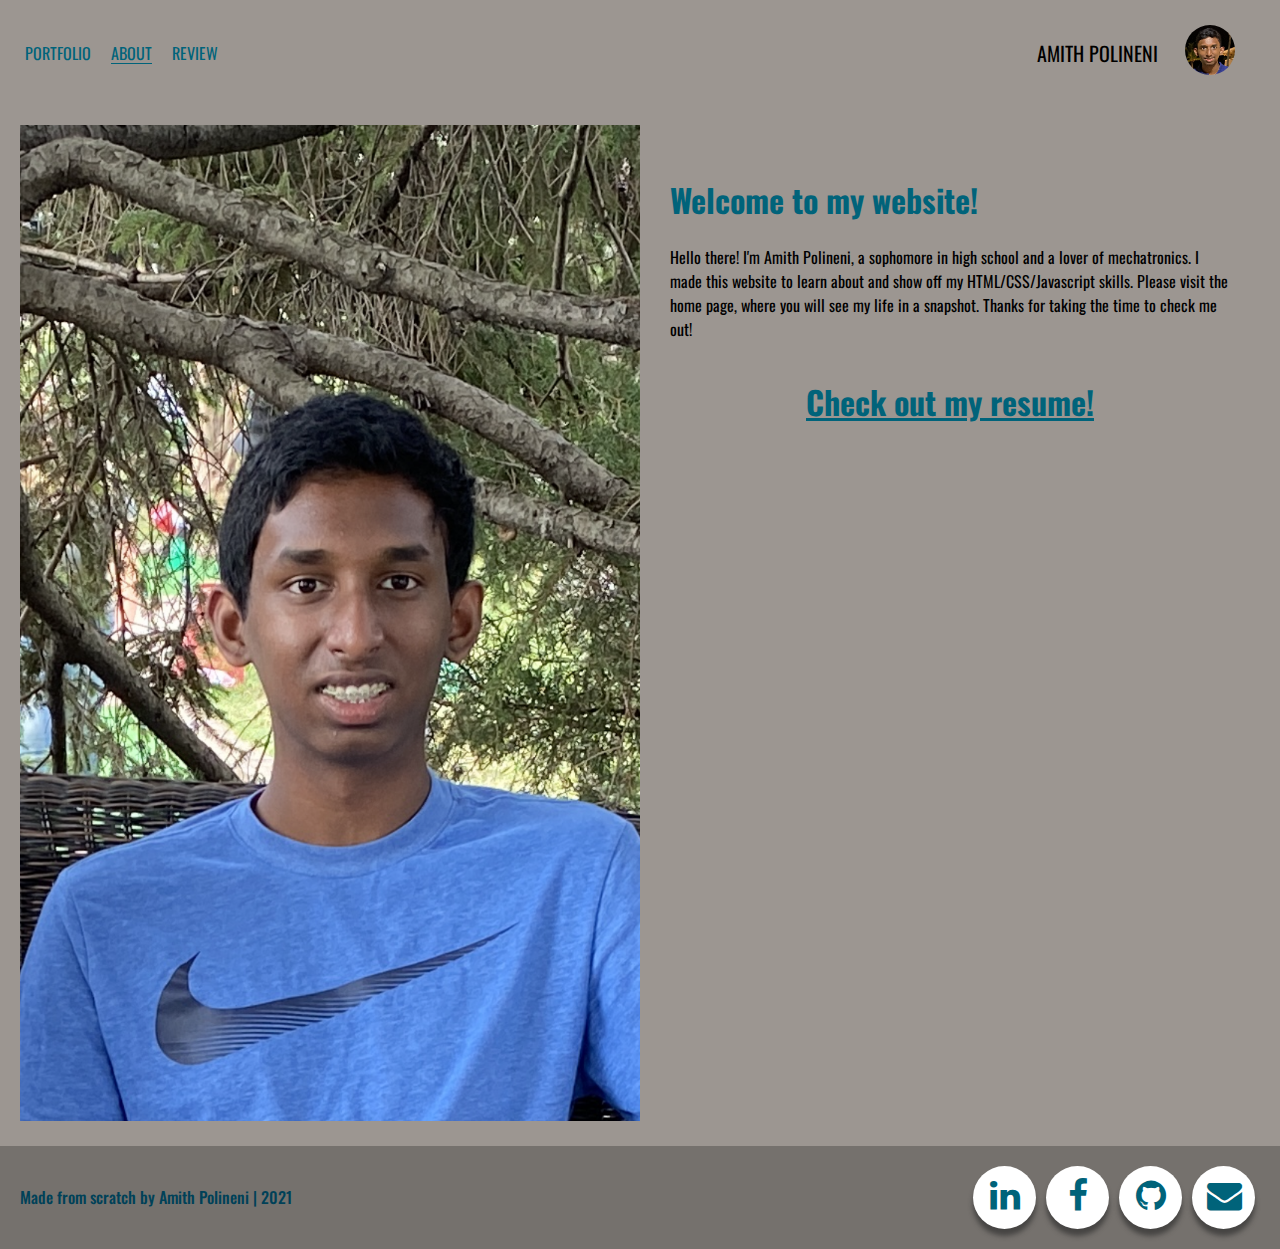
<file: Old Webstie/about.html>
<!DOCTYPE html>
<html>
  <head lang="en" dir="ltr">
    <meta charset="utf-8">
    <meta name="viewport" content="width=device-width, initial-scale=1, minimum-scale=1" />
    <title>About | Amith Polineni</title>
    <link href="https://fonts.googleapis.com/css2?family=Oswald:wght@300;400&display=swap" rel="stylesheet">
    <link rel="stylesheet" href="https://cdnjs.cloudflare.com/ajax/libs/font-awesome/4.7.0/css/font-awesome.min.css">
    <link rel="stylesheet" href="styles.css">
    <link rel="icon" href="images/robot_favicon.png">
  </head>
  <body>
    <div class="container">
      <div class="nav-bar">

         <div class="nav-bar-left">

           <div class="nav-bar-link">
             <a href="/">Portfolio</a>
           </div>

           <div class="nav-bar-link active-nav-link">
             <a href="about">About</a>
           </div>

           <div class="nav-bar-link">
             <a href="review">Review</a>
           </div>

         </div>

         <div class="nav-bar-right">
           <div class="nav-bar-name">
              AMITH POLINENI
           </div>
           <div class="profile-pic">
             <a href="index.html"><img src="images/headshot.jpg"></a>
           </div>
         </div>

      </div>

      <div class="about-container">
        <div class="two-columns">
           <div class="portrait">
             <img src="images/portrait.PNG">
           </div>
           <div class="bio">
             <h1>Welcome to my website!</h1>

             <p>
               Hello there! I'm Amith Polineni, a sophomore in high school and a lover of mechatronics.
               I made this website to learn about and show off my HTML/CSS/Javascript skills.
               Please visit the home page, where you will see my life in a snapshot.
               Thanks for taking the time to check me out!
             </p>
             
             <div class="resume">
               <a href="Resume.pdf" target="_blank" rel="noopener noreferrer">
                 <h1>Check out my resume!</h1>
               </a>
             </div>
           </div>
        </div>
      </div>

    </div>

      <footer>
         <div class="credit">
            Made from scratch by Amith Polineni | 2021
         </div>
         <div class="socials">
               <div class = "social">
                 <a href="https://www.linkedin.com/in/amithpolineni/" target="_blank" rel="noopener noreferrer">
                    <div class="icon">
                       <i class="fa fa-linkedin"></i>
                    </div>
                   <span>
                      @Amith Polineni
                   </span>
                 </a>
              </div>
               <div class = "social">
                 <a href="https://www.facebook.com/Amith.Polineni25/" target="_blank" rel="noopener noreferrer">
                   <div class="icon">
                    <i class="fa fa-facebook"></i>
                 </div>
                 <span>
                    @Amith Polineni
                 </span>
                </a>
             </div>
               <div class = "social">
                 <a href="https://github.com/FrenchFry-King25" target="_blank" rel="noopener noreferrer">
                   <div class="icon">
                      <i class="fa fa-github"></i>
                   </div>
                   <span>
                       @FrenchFry-King25
                   </span>
                 </a>
              </div>
              <div class = "social">
                 <a href="mailto: vishnupolineni@outlook.com" target="_blank" rel="noopener noreferrer">
                    <div class="icon">
                      <i class="fa fa-envelope"></i>
                    </div>
                    <span>
                       vishnupolineni@outlook.com
                    </span>
                </a>
             </div>
         </div>
     </footer>

  </body>

</html>
</file>
<file: style.css>
:root {
  --teal: #67807aff;
  --blue: #202041ff;
  --black: #000000ff;
  --white: #ddddddff;
  --yellow: #fdb035ff;
  --half: 8px;
  --one: 16px;
  --onehalf: 24px;
  --two: 32px;
  --three: 48px;
  --four: 64px;
}

.input {
  height: 30px;
}

.textarea {
  width: 300px;
  height: 100;
  resize: none;
}

.list {
  width: 100%;
  margin: 1em 0px 1em 0px;
  display: block;
  padding: 0px 0px 0px 1.5rem;
  list-style-type: none;
  list-style-position: outside;
}

.list-item {
  display: list-item;
}

.teleport-show {
  display: flex !important;
}

.nav-link {
  margin-left: var(--one);
  margin-right: var(--one);
  text-decoration: none;
  text-transform: capitalize;
  font-size: .9rem;
}

.nav-link:hover {
  color: rgb(192, 118, 0);
}

.nav-link-underline {
  text-decoration: underline;
  text-underline-offset: 2px;
  ;
}

.links {
  flex: 0 0 auto;
  width: auto;
  height: auto;
  display: flex;
  align-items: flex-start;
}

.amithpolineni {
  font-style: normal;
  font-weight: 400;
  margin-left: var(--one);
  margin-right: var(--one);
}

.face {
  width: 50px;
  object-fit: cover;
  margin-left: var(--one);
  margin-right: var(--one);
  border-radius: 50%;
}

.logo {
  flex: 0 0 auto;
  width: auto;
  display: flex;
  align-items: center;
  justify-content: flex-start;
}

.nav {
  top: 0px;
  flex: 0 0 auto;
  left: 0px;
  width: 100%;
  display: flex;
  z-index: 3;
  position: fixed;
  align-items: center;
  padding-top: 3px;
  padding-left: var(--two);
  padding-right: var(--two);
  padding-bottom: 3px;
  justify-content: space-between;
  background-color: var(--white)
}

.page-tittle {
  color: var(--white);
  font-size: 3em;
  font-style: normal;
  font-weight: 700;
  padding-left: var(--two);
  padding-right: var(--two);
  background-color: var(--blue);
}

.memoryImage {
  width: 100%;
  border-width: 7px;
  border-color: var(--blue);
  aspect-ratio: 1/1;
  object-fit: cover;
}

.passion {
  flex: 0 0 auto;
  height: auto;
  display: flex;
  padding: 4px;
  position: relative;
  /* box-shadow: 5px 5px 0px 0px var(--yellow); */
  border-radius: 20px;
  align-items: center;
  flex-direction: column;
  background-color: var(--yellow);
}

.passion-name {
  top: var(--one);
  color: var(--black);
  position: absolute;
  font-style: normal;
  font-weight: 700;
  padding-left: var(--one);
  padding-right: var(--one);
  background-color: var(--white);
}

.pasison-img {
  width: 100%;
  height: 200px;
  object-fit: cover;
  border-top-left-radius: 20px;
  border-top-right-radius: 20px;
}

.pasison-txt {
  width: 100%;
  padding: 12px;
  border-bottom-left-radius: 20px;
  border-bottom-right-radius: 20px;
  background-color: var(--white);
  height: 200px;
}

.club {
  flex: 0 0 auto;
  height: 400px;
  width: 90vw;
  max-width: 1200px;
  display: flex;
  position: relative;
  /* border-color: var(--white); */
  /* border-width: 7px; */
  /* border-radius: 30px; */
  /* flex-direction: column; */
  /* justify-content: flex-start; */
  /* background-color: var(--yellow); */
}

.club-name {
  position: absolute;
  color: var(--white);
  text-align: center;
  padding-top: 3px;
  padding-left: var(--one);
  border-radius: 15px;
  padding-right: var(--one);
  padding-bottom: 3px;
  background-color: var(--blue);
  font-size: 50px;
  z-index: 2;
}

.club-img {
  position: absolute;
  right: -20px;
  width: 450px;
  height: 300px;
  object-fit: cover;
  border-radius: 0px;
  transform: rotate(10deg);
  /* animation-duration: 6s;
  animation-name: rotate;
  animation-iteration-count: infinite; */
  border: 3px;
  border-color: var(--yellow);
}

@keyframes rotate {
  from {
    transform: rotate(5deg);
  }

  50% {
    transform: rotate(15deg);
  }

  to {
    transform: rotate(5deg);
  }
}

.club-img2 {
  position: absolute;
  left: -20px;
  top: 120px;
  width: 400px;
  height: 200px;
  object-fit: cover;
  border-radius: 0px;
  transform: rotate(-7deg);
  /* animation-duration: 4s;
  animation-name: rotate2;
  animation-iteration-count: infinite; */
}

@keyframes rotate2 {
  from {
    transform: rotate(-5deg);
  }

  50% {
    transform: rotate(-12deg);
  }

  to {
    transform: rotate(-5deg);
  }
}

.club-icon {
  position: absolute;
  top: -20%;
  left: 40%;
  width: 250px;
  opacity: 70%;
  animation-duration: 4s;
  animation-name: rotate;
  animation-iteration-count: infinite;
  z-index: -1;
  filter: grayscale(50%);
}

.club-icon2 {
  position: absolute;
  bottom: -5%;
  left: 20%;
  width: 250px;
  opacity: 70%;
  animation-duration: 3s;
  animation-name: rotate2;
  animation-iteration-count: infinite;
  z-index: -1;
  filter: grayscale(50%);
}

.club-desc {
  color: var(--black);
  padding: var(--one);
  border-radius: 0px;
  background-color: var(--white);
  border-radius: 20px;
  position: absolute;
  font-size: 18px;
  left: 33%;
  bottom: 100px;
  width: 350px;
  height: 200px;
}

.club-link {
  position: absolute;
  bottom: 50px;
  left: 45%;
  display: flex;
  align-items: center;
}

.club-link-txt {
  padding-top: 5px;
  padding-bottom: 5px;
  padding-left: var(--half);
  padding-right: var(--half);
  border-radius: 10px 0px 0px 10px;
  letter-spacing: 0.5px;
  font-size: 20px;
  text-decoration: none;
  background-color: var(--yellow);
  z-index: 2;
}

.club-link-arrow {
  width: 23px;
  height: 23px;
  transform: rotate(45deg);
  background-color: var(--yellow);
  margin-left: -11px;
  border-radius: 0 3px 0 0;
}

.stat {
  display: flex;
  align-items: center;
  flex-direction: column;
  background-color: transparent;
}

.stat-num {
  color: var(--yellow);
  height: 60px;
  font-size: 3em;
  min-width: 60px;
  text-align: center;
  padding-top: 3px;
  padding-left: var(--one);
  border-radius: 50px;
  padding-right: var(--one);
  padding-bottom: 3px;
  background-color: var(--black);
}

.stat-name {
  font-size: 1.75em;
  margin-top: var(--half);
  text-align: center;
}

.stat-desc {
  color: var(--black);
  font-size: 0.9rem;
  margin-top: var(--half);
  text-align: center;
}

.social-icon {
  fill: var(--blue);
  width: 32px;
  height: 32px;
  transition: 0.3s;
  margin-left: var(--half);
  margin-right: var(--half);
  text-decoration: none;
}

.social-icon:hover {
  fill: var(--yellow);
}

.social-icon2 {
  fill: var(--blue);
  width: 50px;
  height: 50px;
  transition: 0.3s;
  margin-left: var(--half);
  margin-right: var(--half);
  text-decoration: none;
}

.social-icon2:hover {
  fill: var(--yellow);
}

.social\.-icon {
  width: 32px;
  height: 32px;
  margin-left: var(--half);
  margin-right: var(--half);
}

.comment {
  flex: 0 0 auto;
  width: 100%;
  display: flex;
  padding: var(--one);
  align-items: center;
  border-color: var(--yellow);
  border-style: ridge;
  border-width: 7px;
  border-radius: 20px;
  flex-direction: column;
  background-color: var(--white);
}

.comment-name {
  color: var(--black);
  text-align: center;
  padding-top: 3px;
  padding-left: var(--half);
  margin-bottom: var(--one);
  padding-right: var(--half);
  padding-bottom: 3px;
  font-size: 1.3rem;
  font-weight: 700;
}

.comment-desc {
  font-size: 1rem;
}

.comments {
  flex: 0 0 auto;
  width: 100%;
  height: auto;
  display: grid;
  grid-gap: var(--two);
  padding-top: var(--three);
  padding-bottom: var(--three);
  grid-template-columns: 1fr 1fr 1fr;
}

.reviewInstructions {
  color: var(--white);
  font-size: 1.25rem;
  margin-top: var(--onehalf);
  margin-bottom: var(--half);
}

.reviewInput {
  color: var(--white);
}

.reviewButtonContainer {
  background-color: var(--blue);
  color:var(--white);
  margin-top: 10px;
  padding-top: 7px;
  padding-bottom: 7px;
  padding-left: 15px;
  padding-right: 15px;
  border-radius: 50px;
}

.footerSocials {
  flex: 0 0 auto;
  width: auto;
  height: auto;
  display: flex;
  align-items: flex-start;
  margin-bottom: var(--half);
}

.footerContact {
  flex: 0 0 auto;
  display: flex;
  margin-top: var(--one);
  align-items: center;
  margin-bottom: var(--one);
  flex-direction: column;
  justify-content: center;
}

.footerImg {
  width: 75px;
  height: 100%;
  object-fit: cover;
  border-radius: 50%;
}

.footerEmail {
  text-decoration: none;
}

.footer {
  flex: 0 0 auto;
  width: 100%;
  display: flex;
  align-items: center;
  padding-left: var(--three);
  padding-right: var(--three);
  justify-content: space-between;
  background-color: var(--white);
}

.content {
  font-size: 16px;
  font-family: Roboto;
  font-weight: 400;
  line-height: 1.15;
  text-transform: none;
  text-decoration: none;
}

.heading {
  font-size: 32px;
  font-family: Inter;
  font-weight: 700;
  line-height: 1.15;
  text-transform: none;
  text-decoration: none;
}

@media(max-width: 991px) {
  .stat-num {
    text-align: center;
  }

  .club {
    height: 850px
  }

  .club-img {
    top: 70px;
    right: -10px;
  }

  .club-img2 {
    top: 650px;
    left: -10px;
  }

  .club-icon {
    top: 80px;
    left: 0;
    animation-name: rotate2;
  }

  .club-icon2 {
    left: 60%;
    animation-name: rotate;
  }

  .club-desc {
    width: 70%;
    left: 17%;
    bottom: 300px
  }

  .club-link {
    bottom: 250px;
  }
}

@media(max-width: 767px) {
  .nav {
    padding-left: 0px;
    padding-right: 0px;
  }

  .passion {
    width: 75%;
  }

  .stat-name {
    text-align: center;
  }

  .comment {
    align-self: center;
  }

  .comments {
    grid-template-columns: 1fr 1fr;
  }

  .footerSocials {
    margin-bottom: var(--half);
  }

  .footer {
    padding-left: 4px;
    padding-right: 4px;
  }
}

@media(max-width: 479px) {
  .logo {
    margin-bottom: var(--one);
    flex-direction: column;
  }

  .nav {
    position: relative;
    padding-top: var(--half);
    flex-direction: column;
    padding-bottom: var(--half);
  }

  .page-tittle {
    text-align: center;
  }

  .passion {
    width: 90%;
  }

  .club {
    height: 800px
  }


  .club-img {
    right: -30px;
    transform: rotate(0);
  }

  .club-img2 {
    transform: rotate(0);
    top: 615px;
  }

  .club-icon {
    top: 400px;
    left: -100px;
  }

  .club-icon2 {
    bottom: 130px;
  }

  .club-desc {
    width: 90%;
    left: 5%;
  }

  .club-link {
    left: 10%;
  }

  .comments {
    grid-template-columns: 1fr;
  }

  .footerCredit {
    margin-top: var(--one);
    margin-bottom: var(--one);
  }

  .footerImg {
    width: 75px;
  }

  .footer {
    padding-top: var(--half);
    flex-direction: column;
  }
}
</file>
<file: home.css>
.home-container {
  width: 100%;
  display: flex;
  overflow: hidden;
  min-height: 100vh;
  align-items: center;
  flex-direction: column;
}

.home-amithpolineni {
  font-style: normal;
  font-weight: 700;
}

.home-hero {
  flex: 0 0 auto;
  width: 100%;
  height: 650px;
  display: flex;
  position: relative;
  max-width: 1200px;
  margin-top: 60px;
  max-height: 700px;
  min-height: 500px;
  align-items: center;
  margin-bottom: var(--three);
  flex-direction: column;
  padding-bottom: var(--three);
  justify-content: center;
}

.home-hero-desc-container {
  flex: 0 0 auto;
  width: auto;
  bottom: 0px;
  height: auto;
  display: flex;
  z-index: 2;
  position: absolute;
  align-items: center;
  flex-direction: column;
}

.home-hero-name {
  color: var(--white);
  width: 100%;
  font-size: 4em;
  text-align: center;
  padding-top: var(--one);
  padding-left: var(--two);
  border-radius: 30px;
  padding-right: var(--two);
  padding-bottom: var(--one);
  background-color: var(--blue);
  border-bottom-left-radius: 0;
  border-bottom-right-radius: 0;
}

.home-hero-jobs {
  width: 100%;
  font-size: 1.75em;
  text-align: center;
  padding-top: 5px;
  padding-left: var(--one);
  border-radius: 50px;
  padding-right: var(--one);
  padding-bottom: 5px;
  background-color: var(--yellow);
  border-top-left-radius: 0;
  border-top-right-radius: 0;
  border-bottom-left-radius: 20px;
  border-bottom-right-radius: 20px;
}

.home-amith {
  width: 500px;
  z-index: 0;
  position: absolute;
  /* top: 0 */
}

.home-container1 {
  flex: 0 0 auto;
  width: 100%;
  display: flex;
  align-items: center;
  margin-bottom: var(--four);
  justify-content: center;
}

.home-text01 {
  /* width: 90%; */
  z-index: 2;
  max-width: 1000px;
  box-shadow: 0px 7px 0px 0px #fdb035, 0px -7px 0px 0px #fdb035;
  text-align: center;
  padding-top: var(--half);
  padding-left: var(--two);
  padding-right: var(--two);
  padding-bottom: var(--one);
  background-color: var(--white);
  display: flex;
  flex-direction: column;
  align-items: center;
}

.home-text02 {
  font-weight: 400;
}

.home-text03 {
  font-weight: 700;
}

.home-text04 {
  font-weight: 400;
}

.home-text05 {
  font-weight: 700;
}

.home-text06 {
  font-weight: 400;
}

.home-memories-container {
  flex: 0 0 auto;
  width: 100%;
  display: flex;
  max-width: 1200px;
  align-items: center;
  flex-direction: column;
  justify-content: center;
  padding-top: 50px;
}

.home-memories {
  width: 100%;
  display: grid;
  grid-template-columns: 1fr 1fr;  
  grid-row-gap: var(--one);
  grid-column-gap: var(--one);
  padding-left: 10%;
  padding-right: 10%;
  padding-top: 50px;
  padding-bottom: 50px;
}

.home-passions-container {
  flex: 0 0 auto;
  width: 100%;
  display: flex;
  max-width: 1200px;
  align-items: center;
  flex-direction: column;
  justify-content: center;
}

.home-passions {
  flex: 0 0 auto;
  width: 100%;
  display: grid;
  padding: var(--two);
  grid-row-gap: var(--three);
  justify-items: center;
  grid-column-gap: var(--three);
  grid-template-columns: 1fr 1fr 1fr;
}

.home-passion-img2 {
  width: 100%;
  height: 100%;
}

.home-stats {
  width: 90%;
  display: grid;
  padding: var(--three);
  grid-gap: var(--two);
  max-width: 1400px;
  margin-top: var(--three);
  border-radius: 4px;
  margin-bottom: var(--three);
  background-color: var(--white);
  grid-template-columns: 1fr 1fr 1fr;
}

.home-activities {
  flex: 0 0 auto;
  width: 100%;
  display: flex;
  max-width: 1200px;
  margin-top: var(--three);
  align-items: center;
  flex-direction: column;
  justify-content: center;
}

.home-clubs {
  flex: 0 0 auto;
  width: 100%;
  display: grid;
  padding: var(--three);
  gap: var(--four);
  align-items: center;
  justify-content: center;
  margin-top: 50px;
  /* grid-template-columns: 1fr 1fr; */
}

.home-footer-social4 {
  text-decoration: none;
}

@media(max-width: 991px) {
  .home-amith {
    width: 400px;
  }

  .home-passions {
    padding-left: var(--one);
    padding-right: var(--one);
  }
  .home-clubs {
    gap: 150px;
  }
}

@media(max-width: 767px) {
  .home-hero {
    height: 500px;
  }

  .home-passions {
    padding-left: var(--three);
    padding-right: var(--three);
    grid-template-columns: 1fr;
  }

  .home-stats {
    padding-left: var(--two);
    padding-right: var(--two);
    grid-template-columns: 1fr 1fr;
  }
  
  .home-memories {
    grid-template-columns: 1fr; 
  }
}

@media(max-width: 479px) {
  .home-nav {
    padding-top: var(--half);
    padding-bottom: var(--half);
  }

  .home-hero {
    margin-top: var(--onehalf);
    padding-top: 0px;
    flex-direction: column;
  }

  .home-hero-desc-container {
    width: 90%;
    /* bottom: 60px */
  }

  .home-hero-name {
    width: 100%;
    font-size: 2em;
    text-align: center;
  }

  .home-hero-jobs {
    font-size: 1.25em;
    padding-left: 50px;
    padding-right: 50px;
  }

  .home-amith {
    width: 90%;
  }

  .home-passions {
    padding-left: var(--one);
    padding-right: var(--one);
  }

  .home-stats {
    padding-top: var(--two);
    padding-left: var(--one);
    padding-right: var(--one);
    padding-bottom: var(--two);
    grid-template-columns: 1fr;
  }

  .home-text01 {
    width: 100%;
    padding-left: 0;
    padding-right: 0;
  }
}
</file>
<file: Old Webstie/styles.css>
/* Master Styles*/
body {
  font-family: 'Oswald', sans-serif;
  font-size: 16px;
  margin: 0px;
  background-color: #9c9691;
}

.container{
  display: grid;
  grid-template-columns: 1fr;
  position: relative;
}

/* Nav Bar Styles*/
.nav-bar{
  display: flex;
  justify-content: space-between;
  align-items: center;
  padding: 25px;
}

.nav-bar-right{
  display: flex;
  align-items: center;
}

.profile-pic img {
   height: 50px;
   width: 50px;
   border-radius: 50% !important;
   margin-left: 20px;
   margin-right: 20px;
}

.nav-bar-name {
   font-size: 1.25em;
    margin-right: 7px;
    text-align: right;
}

.nav-bar-left{
  display: flex;
}

.nav-bar > .nav-bar-left > div {
  margin-right: 20px;
  text-transform: uppercase;
}

.nav-bar-link {
  height: 22px;
  border-bottom: 1px solid transparent;
  transition: border-bottom 0.5s;
}

.nav-bar-link a {
  color: #00637a;
  text-decoration: none;
  transition: color 0.5s;
}

.nav-bar-link:hover {
  border-bottom: 1px solid #00637a;
}

.nav-bar-link a:hover {
  color: #00637a;
}

.active-nav-link {
   border-bottom: 1px solid #00637a;
}

.active-nav-link a {
   color: #00637a !important;
}

/* Portfolio Styles*/
.portfolio-items {
  display: grid;
  grid-template-columns: 1fr 1fr 1fr;
}

.portfolio-item {
  position: relative;
}

.item-background-image {
  height: 350px;
  width: 100%;
  background-size: cover;
  background-position: center;
  background-repeat: no-repeat;
}

.item-text {
  position: absolute;
  top: 0;
  display: flex;
  flex-direction: column;
  justify-content: flex-start;     /* up/down centering */
  align-items: center; /* left/right centering */
  flex-wrap: nowrap;
  height: 100%;
  text-align: center;
  padding-left: 15%;
  padding-right: 15%;
}

.item-heading {
  /* make heading look good here */
  color: white;
  text-shadow: 2px 2px 50px #000000;
}

.item-subtitle ul {
   display: flex;
   flex-direction: column;
   align-content: flex-start;
   align-items: flex-start;
}

.item-text a{
   transition: 1s;
   font-weight: 200;
   color: transparent;
}

.item-text:hover .item-subtitle a {
  color: lightseagreen;
}

.item-subtitle {
  transition: 1s;
  font-weight: 200;
  color: transparent;
}

.item-text:hover .item-subtitle {
  color: lightseagreen;
}

.img-darken {
  transition: 0.75s;
  filter: brightness(10%);
}

.img-brighten {
  transition: 0.75s;
  filter: brightness(100%);
}

/* About Styles*/
.two-columns {
   margin: 20px;
   display: grid;
   grid-template-columns: 1fr 1fr;
}

.portrait img{
   width: 100%;
}

.bio {
   padding: 30px;
}

.bio h1 {
   color: #00637a;
}

.bio p {
   color: black;
}

.resume a {
  color: #00637a;
  transition: color 0.5s;
  display: flex;
  justify-content: center;
}

.resume:hover {
  color: #007691;
}

/* Footbar Styles*/
footer {
   background-color: #75716d;
   padding: 20px;
   color: black;
   display: flex;
   justify-content: space-between;
   align-items: center;
}

.credit {
   font-weight: lighter;
   font-size: 1em;
   color: #004158;
   font-weight: 500;
}

.social {
   display: inline-block;
   height: 63px;
   width: 63px;
   float: left;
   margin: 0 5px;
   overflow: hidden;
   background: #FFFFFF;
   border-radius: 50px;
   box-shadow: 0px 7px 5px #2a2a2aa1;
   transition: all 0.3s ease-out;
}

.social:hover{
   width: 220px;
}

.social a {
   text-decoration: none;
}

.icon {
   color: #00637a;
   display: inline-block;
   height: 64px;
   width: 64px;
   text-align: center;
   border-radius: 50px;
   box-sizing: border-box;
   line-height: 60px;
   transition: all 0.3s ease-out;
}

.icon i{
   font-size: 35px;
   line-height: 60px;
   transition: all 0.3s ease-out;
}

.social:hover .icon i{
   color: #fff;
}

.social:nth-child(1):hover .icon{
   background: #0a66c2;
}
.social:nth-child(2):hover .icon{
   background: #4267B2;
}
.social:nth-child(3):hover .icon{
   background: #161b22;
}
.social:nth-child(4):hover .icon{
   background: #e72323;
}

.social span {
   font-size: 20px;
   font-weight: 500;
   line-height: 60px;
   margin: 0px;
   transition: all 0.3s ease-out;
}

.social:nth-child(1) span{
   color: #0a66c2;
}
.social:nth-child(2) span{
   color: #4267B2;
}
.social:nth-child(3) span{
   color: #161b22;
}
.social:nth-child(4) span{
   color: #e72323;
   font-size: 14px;
}

/* mrdia query */
@media (max-width: 500px) {
   .profile-pic img {
      margin-left: 0px;
      margin-right: 0px;
   }

   .nav-bar > .nav-bar-left > div {
     margin-right: 10px;
   }
}

@media (max-width: 950px) {
   .portfolio-items {
     display: grid;
     grid-template-columns: 1fr 1fr;
   }

   .two-columns {
      margin: 0px;
   }
}

@media (max-width: 650px) {
   .portfolio-items {
      display: grid;
     grid-template-columns: 1fr;
   }

   .two-columns {
      display: grid;
      grid-template-columns: 1fr;
   }
}

/* Form styles */
.review-box {
   display: flex;
   flex-direction: column;
   align-items: center;
   text-align: center;
   width: 95%;
   height: 100%;
   background-color: #b0ff85;
}

.review {
   display: flex;
   flex-direction: column;
   align-items: center;
   text-align: center;
   width: 100%;
}
input:nth-child(1) {
   /* name field */
   border-radius: 10px 0 0 10px;
   text-align: center;
   width: 100%;
   font-size: 1rem;
}
input:nth-child(2) {
   /* color input */
   border-radius: 10px;
   height: 100%;
   width: 100%;
   font-size: 1rem;
}
input:nth-child(3) {
   /* post button */
   border-radius: 10px;
   font-size: 1rem;
   color: #00637a;
   width: 75px;
   height: 35px;
   margin-bottom: 20px;
}

textarea {
   resize: vertical;
   max-height: 150px;
   width: 400px;
   min-height: 100px;
   border-radius: 10px;
   font-size: 16px;
}

.comment-box {
   margin: 10px;
   width: 90%;
   display: flex;
   flex-direction: column;
   align-items: center;
}

@media (max-width:600px) {
   textarea {
      width: 85%;
      max-height: 200px;
   }

   .review-box {
      width: 100%;
   }
}

input, textarea, button {
   outline: none;
   border: 3px solid #00637a;
   font-family: 'Oswald', sans-serif;
}

input:focus, textarea:focus {
   box-shadow: 0 0 5px rgba(0, 0, 0, 0.6);
   opacity: 1;
   background: #ddd;
}

input:hover, textarea:hover, button:hover {
   background: #ddd;
}

.review-heading {
   font-size: 27px;
   font-weight: bold;
   color: #00637a;
}

.info {
   display: grid;
   grid-template-columns: 2fr 1fr;
}

.two-columns-reviews {
   display: grid;
   grid-template-columns: 1fr 1fr;
   justify-items: center;
   width: 100%;
}

@media (max-width: 900px) {
   .two-columns-reviews {
      display: grid;
      grid-template-columns: 1fr;
      justify-items: center;
   }
}

button {
   border-radius: 10px;
   font-size: 1rem;
   color: #00637a;
   width: 100%;
   height: 35px;
   margin-bottom: 20px;
}


/* Experience styles */
.loader-box {
   width: 100%;
   height: 100%;

   display: flex;
   justify-content: center;
   align-items: center;
}
.loader {
  margin: 30px;
  border-radius: 50%;
  width: 40px;
  height: 40px;
  animation: spin 1s linear infinite;
  align-items: center;

  border-top: 6px solid #00637a;
  border-bottom: 6px solid #00637a;
  border-left: 6px solid #E9FFF9;
  border-right: 6px solid #E9FFF9;
}

@keyframes spin {
  0% { transform: rotate(0deg); }
  100% { transform: rotate(360deg); }
}

.experiences-box {
   display: flex;
   flex-direction: column;
   align-items: center;
   text-align: center;
   width: 95%;
}

#experiences {
   width: 100%
}

.experience {
   width: 90%;
   margin-top: 15px;
   margin-bottom: 15px;
   box-shadow: 0 0 5px rgba(0, 0, 0, 0.6);
   border: 3px solid #00637a;
   border-radius: 10px;
   display: flex;
   flex-direction: column;
   background-color: #c3c3c3;
}

.experience-name {
   text-align: center;
   font-size: 1.25rem;
}

.experience-comment {
   margin: 10px;
   margin-top: 0;
   text-align:left;
   font-weight: lighter;
}
</file>
<file: v1/styles.css>
/* Master Styles*/
body {
  font-family: 'Oswald', sans-serif;
  font-size: 16px;
  margin: 0px;
  background-color: #9c9691;
}

.container{
  display: grid;
  grid-template-columns: 1fr;
  position: relative;
}

/* Nav Bar Styles*/
.nav-bar{
  display: flex;
  justify-content: space-between;
  align-items: center;
  padding: 25px;
}

.nav-bar-right{
  display: flex;
  align-items: center;
}

.profile-pic img {
   height: 50px;
   width: 50px;
   border-radius: 50% !important;
   margin-left: 20px;
   margin-right: 20px;
}

.nav-bar-name {
   font-size: 1.25em;
    margin-right: 7px;
    text-align: right;
}

.nav-bar-left{
  display: flex;
}

.nav-bar > .nav-bar-left > div {
  margin-right: 20px;
  text-transform: uppercase;
}

.nav-bar-link {
  height: 22px;
  border-bottom: 1px solid transparent;
  transition: border-bottom 0.5s;
}

.nav-bar-link a {
  color: #00637a;
  text-decoration: none;
  transition: color 0.5s;
}

.nav-bar-link:hover {
  border-bottom: 1px solid #00637a;
}

.nav-bar-link a:hover {
  color: #00637a;
}

.active-nav-link {
   border-bottom: 1px solid #00637a;
}

.active-nav-link a {
   color: #00637a !important;
}

/* Portfolio Styles*/
.portfolio-items {
  display: grid;
  grid-template-columns: 1fr 1fr 1fr;
}

.portfolio-item {
  position: relative;
}

.item-background-image {
  height: 350px;
  width: 100%;
  background-size: cover;
  background-position: center;
  background-repeat: no-repeat;
}

.item-text {
  position: absolute;
  top: 0;
  display: flex;
  flex-direction: column;
  justify-content: flex-start;     /* up/down centering */
  align-items: center; /* left/right centering */
  flex-wrap: nowrap;
  height: 100%;
  text-align: center;
  padding-left: 15%;
  padding-right: 15%;
}

.item-heading {
  /* make heading look good here */
  color: white;
  text-shadow: 2px 2px 50px #000000;
}

.item-subtitle ul {
   display: flex;
   flex-direction: column;
   align-content: flex-start;
   align-items: flex-start;
}

.item-text a{
   transition: 1s;
   font-weight: 200;
   color: transparent;
}

.item-text:hover .item-subtitle a {
  color: lightseagreen;
}

.item-subtitle {
  transition: 1s;
  font-weight: 200;
  color: transparent;
}

.item-text:hover .item-subtitle {
  color: lightseagreen;
}

.img-darken {
  transition: 0.75s;
  filter: brightness(10%);
}

.img-brighten {
  transition: 0.75s;
  filter: brightness(100%);
}

/* About Styles*/
.two-columns {
   margin: 20px;
   display: grid;
   grid-template-columns: 1fr 1fr;
}

.portrait img{
   width: 100%;
}

.bio {
   padding: 30px;
}

.bio h1 {
   color: #00637a;
}

.bio p {
   color: black;
}

.resume a {
  color: #00637a;
  transition: color 0.5s;
  display: flex;
  justify-content: center;
}

.resume:hover {
  color: #007691;
}

/* Footbar Styles*/
footer {
   background-color: #75716d;
   padding: 20px;
   color: black;
   display: flex;
   justify-content: space-between;
   align-items: center;
}

.credit {
   font-weight: lighter;
   font-size: 1em;
   color: #004158;
   font-weight: 500;
}

.social {
   display: inline-block;
   height: 63px;
   width: 63px;
   float: left;
   margin: 0 5px;
   overflow: hidden;
   background: #FFFFFF;
   border-radius: 50px;
   box-shadow: 0px 7px 5px #2a2a2aa1;
   transition: all 0.3s ease-out;
}

.social:hover{
   width: 220px;
}

.social a {
   text-decoration: none;
}

.icon {
   color: #00637a;
   display: inline-block;
   height: 64px;
   width: 64px;
   text-align: center;
   border-radius: 50px;
   box-sizing: border-box;
   line-height: 60px;
   transition: all 0.3s ease-out;
}

.icon i{
   font-size: 35px;
   line-height: 60px;
   transition: all 0.3s ease-out;
}

.social:hover .icon i{
   color: #fff;
}

.social:nth-child(1):hover .icon{
   background: #0a66c2;
}
.social:nth-child(2):hover .icon{
   background: #4267B2;
}
.social:nth-child(3):hover .icon{
   background: #161b22;
}
.social:nth-child(4):hover .icon{
   background: #e72323;
}

.social span {
   font-size: 20px;
   font-weight: 500;
   line-height: 60px;
   margin: 0px;
   transition: all 0.3s ease-out;
}

.social:nth-child(1) span{
   color: #0a66c2;
}
.social:nth-child(2) span{
   color: #4267B2;
}
.social:nth-child(3) span{
   color: #161b22;
}
.social:nth-child(4) span{
   color: #e72323;
   font-size: 14px;
}

/* mrdia query */
@media (max-width: 500px) {
   .profile-pic img {
      margin-left: 0px;
      margin-right: 0px;
   }

   .nav-bar > .nav-bar-left > div {
     margin-right: 10px;
   }
}

@media (max-width: 950px) {
   .portfolio-items {
     display: grid;
     grid-template-columns: 1fr 1fr;
   }

   .two-columns {
      margin: 0px;
   }
}

@media (max-width: 650px) {
   .portfolio-items {
      display: grid;
     grid-template-columns: 1fr;
   }

   .two-columns {
      display: grid;
      grid-template-columns: 1fr;
   }
}

/* Form styles */
.review-box {
   display: flex;
   flex-direction: column;
   align-items: center;
   text-align: center;
   width: 95%;
   height: 100%;
   background-color: #b0ff85;
}

.review {
   display: flex;
   flex-direction: column;
   align-items: center;
   text-align: center;
   width: 100%;
}
input:nth-child(1) {
   /* name field */
   border-radius: 10px 0 0 10px;
   text-align: center;
   width: 100%;
   font-size: 1rem;
}
input:nth-child(2) {
   /* color input */
   border-radius: 10px;
   height: 100%;
   width: 100%;
   font-size: 1rem;
}
input:nth-child(3) {
   /* post button */
   border-radius: 10px;
   font-size: 1rem;
   color: #00637a;
   width: 75px;
   height: 35px;
   margin-bottom: 20px;
}

textarea {
   resize: vertical;
   max-height: 150px;
   width: 400px;
   min-height: 100px;
   border-radius: 10px;
   font-size: 16px;
}

.comment-box {
   margin: 10px;
   width: 90%;
   display: flex;
   flex-direction: column;
   align-items: center;
}

@media (max-width:600px) {
   textarea {
      width: 85%;
      max-height: 200px;
   }

   .review-box {
      width: 100%;
   }
}

input, textarea, button {
   outline: none;
   border: 3px solid #00637a;
   font-family: 'Oswald', sans-serif;
}

input:focus, textarea:focus {
   box-shadow: 0 0 5px rgba(0, 0, 0, 0.6);
   opacity: 1;
   background: #ddd;
}

input:hover, textarea:hover, button:hover {
   background: #ddd;
}

.review-heading {
   font-size: 27px;
   font-weight: bold;
   color: #00637a;
}

.info {
   display: grid;
   grid-template-columns: 2fr 1fr;
}

.two-columns-reviews {
   display: grid;
   grid-template-columns: 1fr 1fr;
   justify-items: center;
   width: 100%;
}

@media (max-width: 900px) {
   .two-columns-reviews {
      display: grid;
      grid-template-columns: 1fr;
      justify-items: center;
   }
}

button {
   border-radius: 10px;
   font-size: 1rem;
   color: #00637a;
   width: 100%;
   height: 35px;
   margin-bottom: 20px;
}


/* Experience styles */
.loader-box {
   width: 100%;
   height: 100%;

   display: flex;
   justify-content: center;
   align-items: center;
}
.loader {
  margin: 30px;
  border-radius: 50%;
  width: 40px;
  height: 40px;
  animation: spin 1s linear infinite;
  align-items: center;

  border-top: 6px solid #00637a;
  border-bottom: 6px solid #00637a;
  border-left: 6px solid #E9FFF9;
  border-right: 6px solid #E9FFF9;
}

@keyframes spin {
  0% { transform: rotate(0deg); }
  100% { transform: rotate(360deg); }
}

.experiences-box {
   display: flex;
   flex-direction: column;
   align-items: center;
   text-align: center;
   width: 95%;
}

#experiences {
   width: 100%
}

.experience {
   width: 90%;
   margin-top: 15px;
   margin-bottom: 15px;
   box-shadow: 0 0 5px rgba(0, 0, 0, 0.6);
   border: 3px solid #00637a;
   border-radius: 10px;
   display: flex;
   flex-direction: column;
   background-color: #c3c3c3;
}

.experience-name {
   text-align: center;
   font-size: 1.25rem;
}

.experience-comment {
   margin: 10px;
   margin-top: 0;
   text-align:left;
   font-weight: lighter;
}
</file>
